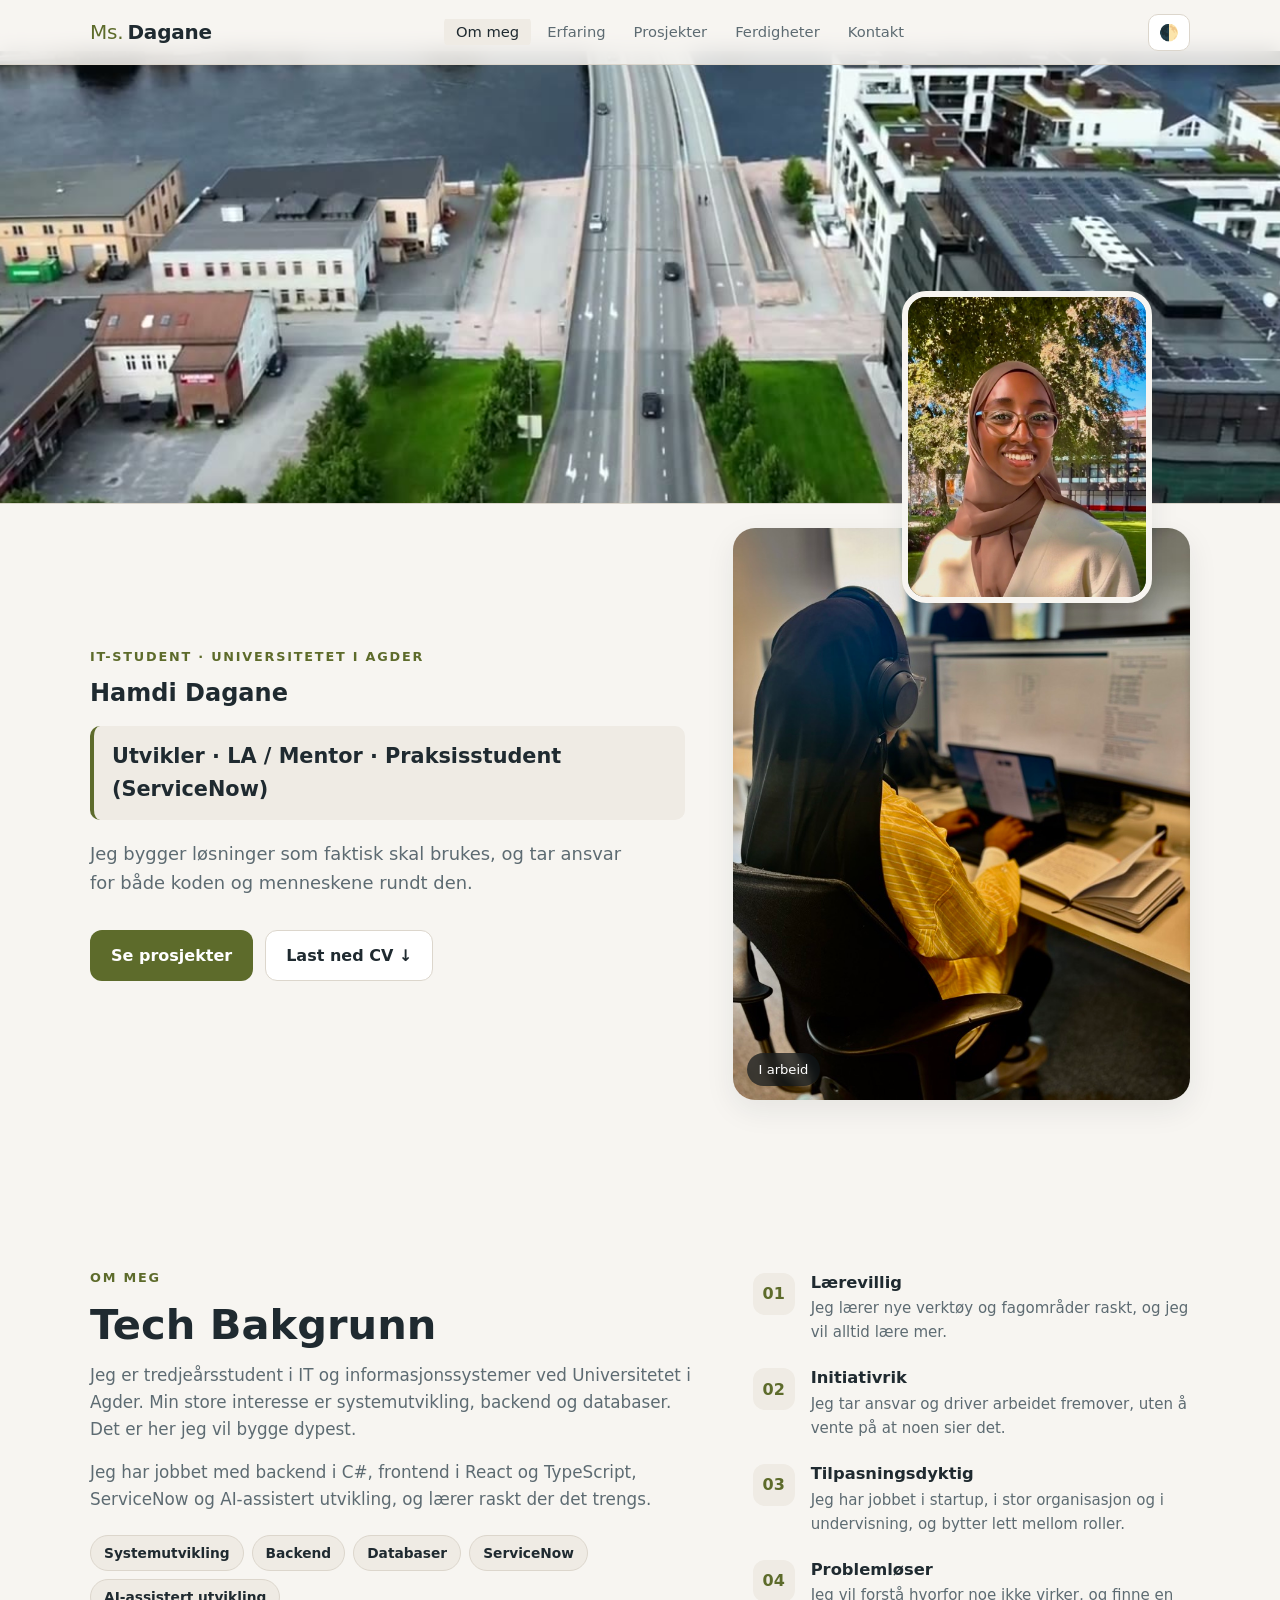
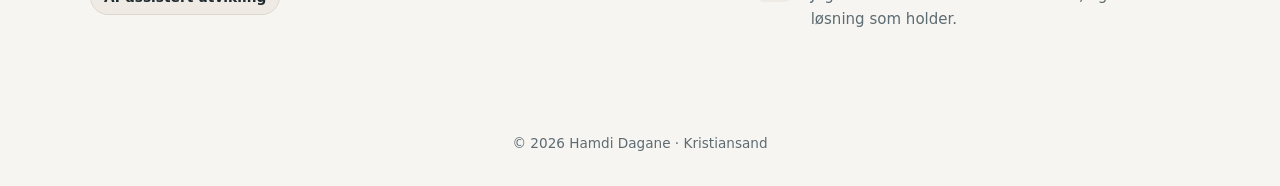
<file: index.html>
<!doctype html>
<html lang="no" data-theme="light">
<head>
<script>
  // Intro vises bare første gang siden åpnes i økten, ikke ved hver reload
  try {
    if (sessionStorage.getItem('introSeen')) document.documentElement.classList.add('no-intro');
    else sessionStorage.setItem('introSeen', '1');
  } catch (e) {}
</script>
<meta charset="utf-8">
<meta name="viewport" content="width=device-width, initial-scale=1">
<title>Hamdi Dagane — Portefølje</title>
<meta name="description" content="Hamdi Dagane — IT-student, juniorutvikler og teamleder. Backend, databaser, ServiceNow og AI-assistert utvikling.">
<link rel="preconnect" href="https://fonts.googleapis.com">
<link rel="preconnect" href="https://fonts.gstatic.com" crossorigin>
<link href="https://fonts.googleapis.com/css2?family=DM+Sans:wght@400;500;600;700;800&display=swap" rel="stylesheet">
<link rel="stylesheet" href="styles.css">
<style>
  /* Intro: beige skjerm med navnet, som toner ut og avslører forsiden */
  .intro {
    position: fixed; inset: 0; z-index: 100;
    display: grid; place-items: center;
    background: #f7f5f1;
    animation: intro-out 2.9s ease forwards;
  }
  .intro p {
    margin: 0; color: #5d6b2b;
    font: italic 400 clamp(2.2rem, 7vw, 3.8rem)/1 Georgia, "Times New Roman", serif;
    letter-spacing: -.01em;
    animation: intro-in .9s ease .2s both;
  }
  @keyframes intro-in {
    from { opacity: 0; transform: translateY(10px); }
    to { opacity: 1; transform: none; }
  }
  @keyframes intro-out {
    0%, 68% { opacity: 1; visibility: visible; }
    100% { opacity: 0; visibility: hidden; }
  }
  .no-intro .intro { display: none; }
  /* Egenskapene i «Om meg» er ren informasjon, ikke knapper: ingen hover-effekt og flate kort */
  #om .highlight, #om .highlight:hover {
    transform: none; border-color: transparent; background: transparent; padding: 4px 0; cursor: default;
  }
  /* Portrettet skal alltid ligge oppå jobbfotoet, uansett nettleser */
  .banner.collage .portrait { z-index: 3; }
  /* Portrettet ligger lenger ned over jobbfotoet på desktop */
  @media (min-width: 521px) { .banner.collage .portrait { bottom: -100px; } }
  /* Mobil: lufta under banneret så portrettet ikke dekker teksten, og mindre menyknapper */
  @media (max-width: 520px) {
    #hero { padding-top: 96px; }
    .nav .wrap { gap: 8px; }
    .nav a.link { padding: 6px 7px; font-size: .84rem; }
    .theme-btn { padding: 6px 8px; }
  }
  @media (prefers-reduced-motion: reduce) {
    .intro { display: none; }
  }
</style>
</head>
<body>

<div class="intro" aria-hidden="true"><p>Ms. Dagane</p></div>

<nav class="nav">
  <div class="wrap">
    <a href="index.html" class="logo wordmark" aria-label="Ms. Dagane, til forsiden"><span class="ms">Ms.</span> Dagane</a>
    <ul>
      <li><a class="link active" href="index.html">Om meg</a></li>
      <li><a class="link" href="erfaring.html">Erfaring</a></li>
      <li><a class="link" href="prosjekter.html">Prosjekter</a></li>
      <li><a class="link" href="ferdigheter.html">Ferdigheter</a></li>
      <li><a class="link" href="kontakt.html">Kontakt</a></li>
      </ul>
    <button class="theme-btn" id="themeBtn" aria-label="Bytt lys/mørk modus" title="Bytt lys/mørk modus">🌓</button>
  </div>
</nav>

<header class="banner collage">
  <video class="bg" src="media/drammen-drone.mp4" poster="images/drammen-drone-poster.jpg" autoplay muted loop playsinline preload="auto" role="img" aria-label="Flyfoto av bybrua over elva i Drammen"></video>
  <figure class="portrait"><img src="images/portrett.jpg" alt="Hamdi Dagane smiler i en park"></figure>
</header>

<main>
<section id="hero">
  <div class="wrap hero-grid">
    <div>
      <p class="eyebrow reveal">IT-student · Universitetet i Agder</p>
      <h1 class="reveal">Hamdi Dagane</h1>
      <p class="role reveal">Utvikler · LA / Mentor · Praksisstudent (ServiceNow)</p>
      <p class="lead reveal">Jeg bygger løsninger som faktisk skal brukes, og tar ansvar for både koden og menneskene rundt den.</p>
      <div class="cta reveal">
        <a href="prosjekter.html" class="btn primary">Se prosjekter</a>
        <a href="cv/Hamdi-Dagane-CV-2026.pdf" class="btn" download>Last ned CV ↓</a>
      </div>
    </div>
    <div>
      <figure class="hero-photo reveal" style="margin:0">
        <img src="images/jobb.jpg" alt="Hamdi jobber ved en PC med hodetelefoner" loading="eager">
        <figcaption>I arbeid</figcaption>
      </figure>
    </div>
  </div>
</section>

<section id="om">
  <div class="wrap about-grid">
    <div class="reveal">
      <p class="eyebrow">Om meg</p>
      <h2 class="section-title">Tech Bakgrunn</h2>
      <div class="body">
        <p>Jeg er tredjeårsstudent i IT og informasjonssystemer ved Universitetet i Agder. Min store interesse er systemutvikling, backend og databaser. Det er her jeg vil bygge dypest.</p>
        <p>Jeg har jobbet med backend i C#, frontend i React og TypeScript, ServiceNow og AI-assistert utvikling, og lærer raskt der det trengs.</p>
      </div>
      <div class="pills" style="margin-top:22px">
        <span class="pill-tech">Systemutvikling</span><span class="pill-tech">Backend</span><span class="pill-tech">Databaser</span><span class="pill-tech">ServiceNow</span><span class="pill-tech">AI-assistert utvikling</span>
      </div>
    </div>
    <div class="highlights">
      <div class="highlight reveal"><div class="ico">01</div><div><h3>Lærevillig</h3><p>Jeg lærer nye verktøy og fagområder raskt, og jeg vil alltid lære mer.</p></div></div>
      <div class="highlight reveal"><div class="ico">02</div><div><h3>Initiativrik</h3><p>Jeg tar ansvar og driver arbeidet fremover, uten å vente på at noen sier det.</p></div></div>
      <div class="highlight reveal"><div class="ico">03</div><div><h3>Tilpasningsdyktig</h3><p>Jeg har jobbet i startup, i stor organisasjon og i undervisning, og bytter lett mellom roller.</p></div></div>
      <div class="highlight reveal"><div class="ico">04</div><div><h3>Problemløser</h3><p>Jeg vil forstå hvorfor noe ikke virker, og finne en løsning som holder.</p></div></div>
    </div>
  </div>
</section>

</main>

<footer>© <span id="year"></span> Hamdi Dagane · Kristiansand</footer>

<script src="main.js"></script>

</body>
</html>
</file>
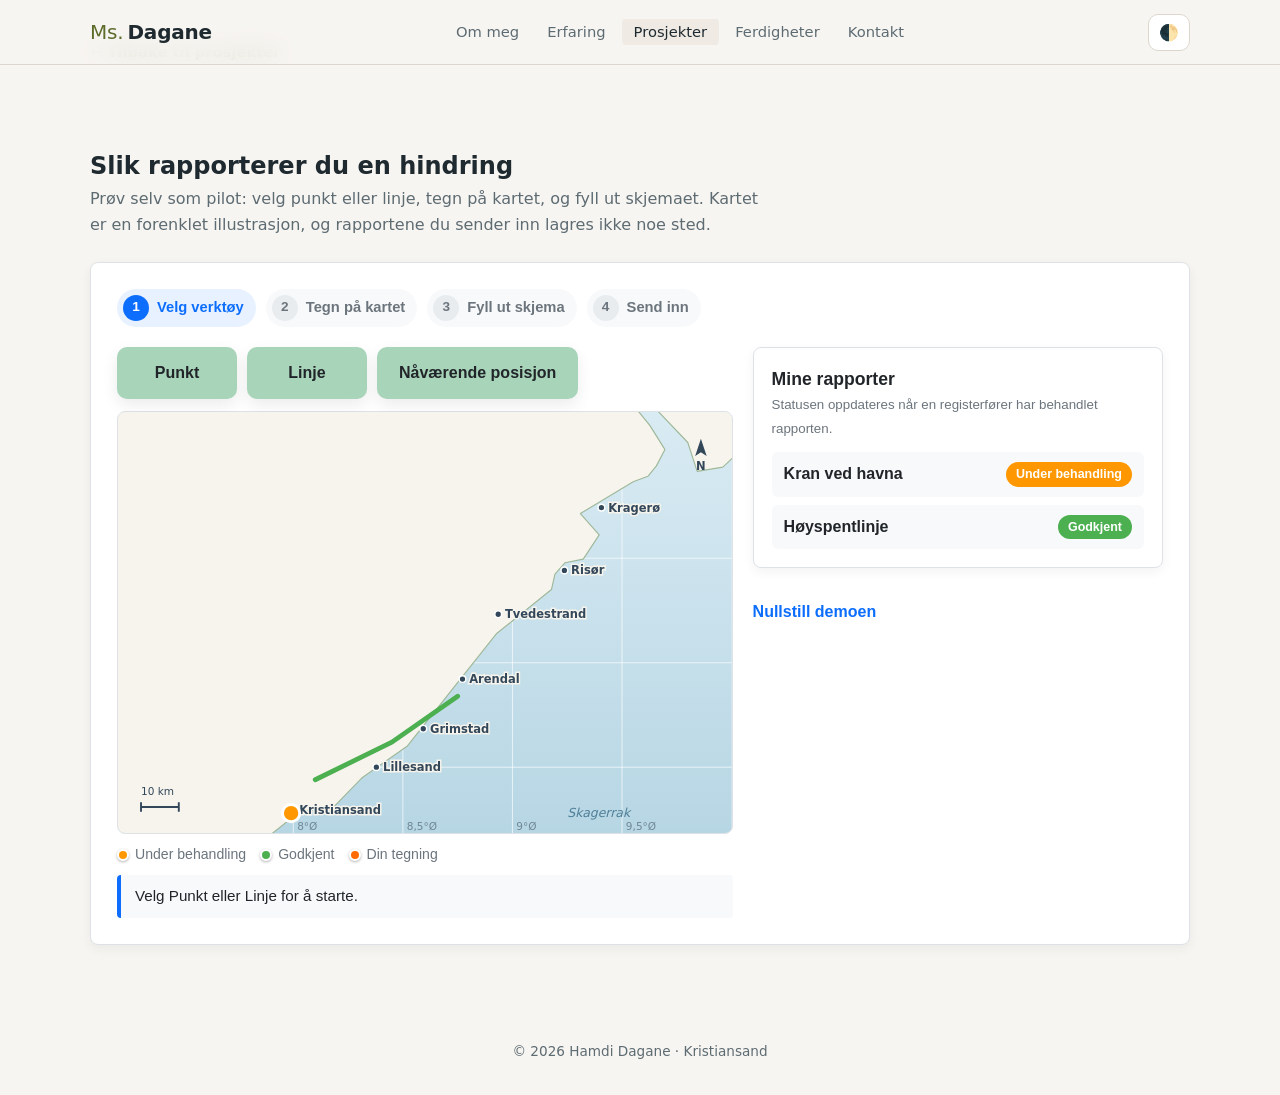
<file: demo-kartverket.html>
<!doctype html>
<html lang="no" data-theme="dark">
<head>
<meta charset="utf-8">
<meta name="viewport" content="width=device-width, initial-scale=1">
<title>Demo: Kartverket — Hamdi Dagane</title>
<meta name="description" content="Interaktiv demo av hindringsrapportering og video fra Kartverket-prosjektet.">
<link rel="preconnect" href="https://fonts.googleapis.com">
<link rel="preconnect" href="https://fonts.gstatic.com" crossorigin>
<link href="https://fonts.googleapis.com/css2?family=DM+Sans:wght@400;500;600;700;800&display=swap" rel="stylesheet">
<link rel="stylesheet" href="styles.css">
</head>
<body>

<nav class="nav">
  <div class="wrap">
    <a href="index.html" class="logo wordmark" aria-label="Ms. Dagane, til forsiden"><span class="ms">Ms.</span> Dagane</a>
    <ul>
      <li><a class="link" href="index.html">Om meg</a></li>
      <li><a class="link" href="erfaring.html">Erfaring</a></li>
      <li><a class="link active" href="prosjekter.html">Prosjekter</a></li>
      <li><a class="link" href="ferdigheter.html">Ferdigheter</a></li>
      <li><a class="link" href="kontakt.html">Kontakt</a></li>
      </ul>
    <button class="theme-btn" id="themeBtn" aria-label="Bytt lys/mørk modus" title="Bytt lys/mørk modus">🌓</button>
  </div>
</nav>

<main class="demo-page">
<div class="wrap crumb"><a href="prosjekter.html">← Tilbake til prosjekter</a></div>
<section style="padding-top:24px"><div class="wrap">
<h3 class="demo-title reveal" style="margin-top:56px">Slik rapporterer du en hindring</h3>
    <p class="demo-lead reveal">Prøv selv som pilot: velg punkt eller linje, tegn på kartet, og fyll ut skjemaet. Kartet er en forenklet illustrasjon, og rapportene du sender inn lagres ikke noe sted.</p>
    <div class="kv reveal" id="kv">
      <ol class="kv-steps" aria-label="Fremdrift">
        <li data-step="1"><span>1</span>Velg verktøy</li>
        <li data-step="2"><span>2</span>Tegn på kartet</li>
        <li data-step="3"><span>3</span>Fyll ut skjema</li>
        <li data-step="4"><span>4</span>Send inn</li>
      </ol>
      <div class="kv-grid">
        <div class="kv-mapcol">
          <div class="kv-tools">
            <button class="kv-btn mint" id="kvPoint" aria-pressed="false">Punkt</button>
            <button class="kv-btn mint" id="kvLine" aria-pressed="false">Linje</button>
            <button class="kv-btn mint" id="kvHere">Nåværende posisjon</button>
            <button class="kv-btn finish" id="kvFinish" hidden>Fullfør linje</button>
          </div>
          <div class="kv-map">
            <svg id="kvMap" viewBox="0 0 640 440" role="img" aria-label="Illustrasjonskart. Klikk for å tegne et punkt eller en linje."></svg>
          </div>
          <div class="kv-legend">
            <span><i style="background:#ff9800"></i>Under behandling</span>
            <span><i style="background:#4caf50"></i>Godkjent</span>
            <span><i style="background:#ff6b00"></i>Din tegning</span>
          </div>
          <p class="kv-hint" id="kvHint">Velg Punkt eller Linje for å starte.</p>
        </div>

        <div class="kv-side">
          <div class="kv-card" id="kvFormCard" hidden>
            <div class="kv-card-head">
              <b>Registrer en hindring</b>
              <small>Fyll inn hindringens detaljer nedenfor.</small>
            </div>
            <form id="kvForm" novalidate>
              <p class="kv-warn" id="kvWarn" hidden><strong>⚠ Advarsel:</strong> <span id="kvWarnText"></span></p>
              <label class="kv-field">Hindringens navn
                <input id="kvName" maxlength="60" placeholder="f.eks. Høyspentledning, kran">
              </label>
              <label class="kv-field">Høyde (meter)
                <input id="kvHeight" type="number" step="0.01" min="0" placeholder="f.eks. 2,5">
              </label>
              <label class="kv-field">Beskrivelse
                <textarea id="kvDesc" rows="3" maxlength="300" placeholder="Beskriv hindringen, plassering, materiale osv."></textarea>
              </label>
              <p class="kv-err" id="kvErr" role="alert"></p>
              <div class="kv-actions">
                <button type="button" class="kv-btn red" id="kvCancel">Avbryt</button>
                <button type="button" class="kv-btn orange" id="kvQuick">Hurtigknapp</button>
                <button type="submit" class="kv-btn green">Send inn</button>
              </div>
              <p class="kv-note">Hurtigknappen lagrer bare posisjonen. Du kan fylle ut resten senere.</p>
            </form>
          </div>

          <div class="kv-card">
            <div class="kv-card-head"><b>Mine rapporter</b><small>Statusen oppdateres når en registerfører har behandlet rapporten.</small></div>
            <ul class="kv-list" id="kvList"></ul>
          </div>

          <ol class="kv-log" id="kvLog" aria-live="polite"></ol>
          <button class="kv-link" id="kvReset">Nullstill demoen</button>
        </div>
      </div>
    </div>

</div></section>
</main>

<footer>© <span id="year"></span> Hamdi Dagane · Kristiansand</footer>

<script src="main.js"></script>
<script src="data/kart-agder.js"></script>
<script>
(() => {
  // Hindringsrapportering (forenklet etter Kartverket-prosjektet: punkt/linje, skjema, statuser)
  const NS = 'http://www.w3.org/2000/svg';
  const C = { 1: '#ff9800', 2: '#4caf50', draft: '#ff6b00' };
  const STATUS_TEXT = { 1: 'Under behandling', 2: 'Godkjent' };
  const SNAP = 14; // piksler, tilsvarer ca. 10 m i systemet
  const esc = (s) => String(s).replace(/[&<>"']/g, c => ({ '&': '&amp;', '<': '&lt;', '>': '&gt;', '"': '&quot;', "'": '&#39;' }[c]));
  const $ = (s) => document.querySelector(s);

  const svg = $('#kvMap');
  const el = (name, attrs = {}) => { const e = document.createElementNS(NS, name); for (const k in attrs) e.setAttribute(k, attrs[k]); return e; };

  // Kart over Agder-kysten: ekte kystlinje, rutenett, steder og målestokk
  const LON0 = 7.2, LON1 = 10.0, LAT0 = 58.1, LAT1 = 59.1;
  const KM_LON = 111.32 * Math.cos(((LAT0 + LAT1) / 2) * Math.PI / 180), KM_LAT = 110.6;
  const S = 640 / ((LON1 - LON0) * KM_LON); // piksler per km
  const P = (lon, lat) => [(lon - LON0) * KM_LON * S, (LAT1 - lat) * KM_LAT * S];
  const nb = (n) => (Number.isInteger(n) ? String(n) : n.toFixed(1)).replace('.', ',');

  const defs = el('defs');
  const grad = el('linearGradient', { id: 'kvSea', x1: 0, y1: 0, x2: 0, y2: 1 });
  grad.appendChild(el('stop', { offset: '0', 'stop-color': '#d9ebf3' }));
  grad.appendChild(el('stop', { offset: '1', 'stop-color': '#b7d6e4' }));
  defs.appendChild(grad);
  svg.appendChild(defs);
  svg.appendChild(el('rect', { x: 0, y: 0, width: 640, height: 440, fill: 'url(#kvSea)' }));

  // Rutenett med koordinater
  const grat = el('g', { stroke: '#ffffff', 'stroke-width': 1, 'stroke-opacity': .7 });
  [7.5, 8, 8.5, 9, 9.5].forEach(lon => {
    const x = P(lon, LAT0)[0];
    grat.appendChild(el('line', { x1: x, y1: 0, x2: x, y2: 440 }));
  });
  [58.25, 58.5, 58.75].forEach(lat => {
    const y = P(LON0, lat)[1];
    grat.appendChild(el('line', { x1: 0, y1: y, x2: 640, y2: y }));
  });
  svg.appendChild(grat);
  [7.5, 8, 8.5, 9, 9.5].forEach(lon => {
    const t = el('text', { x: P(lon, LAT0)[0] + 4, y: 436, fill: '#6f8794', 'font-size': 11, 'font-family': 'system-ui, sans-serif' });
    t.textContent = nb(lon) + '°Ø'; svg.appendChild(t);
  });
  [58.25, 58.5, 58.75].forEach(lat => {
    const t = el('text', { x: 6, y: P(LON0, lat)[1] - 4, fill: '#6f8794', 'font-size': 11, 'font-family': 'system-ui, sans-serif' });
    t.textContent = nb(lat) + '°N'; svg.appendChild(t);
  });

  // Landområder (kystlinje)
  const landD = (window.KART_AGDER || []).map(ring =>
    'M' + ring.map(([lon, lat]) => P(lon, lat).map(v => v.toFixed(1)).join(' ')).join('L') + 'Z'
  ).join(' ');
  svg.appendChild(el('path', { d: landD, fill: '#f6f4ec', stroke: '#9fb89a', 'stroke-width': 1.2, 'stroke-linejoin': 'round' }));

  // Steder
  const CITIES = [
    ['Kristiansand', 7.996, 58.147], ['Lillesand', 8.379, 58.250], ['Grimstad', 8.593, 58.342],
    ['Arendal', 8.772, 58.461], ['Tvedestrand', 8.935, 58.616], ['Risør', 9.237, 58.721], ['Kragerø', 9.406, 58.871],
  ];
  CITIES.forEach(([name, lon, lat]) => {
    const [x, y] = P(lon, lat);
    svg.appendChild(el('circle', { cx: x, cy: y, r: 3.5, fill: '#33475b', stroke: '#fff', 'stroke-width': 1.5 }));
    const t = el('text', { x: x + 7, y: y + 4, fill: '#33475b', 'font-size': 12, 'font-weight': 600, 'font-family': 'system-ui, sans-serif', stroke: '#f6f4ec', 'stroke-width': 3, 'paint-order': 'stroke' });
    t.textContent = name; svg.appendChild(t);
  });
  const [sx, sy] = P(9.25, 58.13);
  const sea = el('text', { x: sx, y: sy, fill: '#4f7f97', 'font-size': 13, 'font-style': 'italic', 'font-family': 'system-ui, sans-serif' });
  sea.textContent = 'Skagerrak'; svg.appendChild(sea);

  // Målestokk og nordpil
  const sb = el('g', { stroke: '#33475b', 'stroke-width': 2 });
  sb.appendChild(el('line', { x1: 24, y1: 412, x2: 24 + 10 * S, y2: 412 }));
  sb.appendChild(el('line', { x1: 24, y1: 407, x2: 24, y2: 417 }));
  sb.appendChild(el('line', { x1: 24 + 10 * S, y1: 407, x2: 24 + 10 * S, y2: 417 }));
  svg.appendChild(sb);
  const sbl = el('text', { x: 24, y: 400, fill: '#33475b', 'font-size': 11, 'font-family': 'system-ui, sans-serif' });
  sbl.textContent = '10 km'; svg.appendChild(sbl);
  const north = el('g', { fill: '#33475b' });
  north.appendChild(el('path', { d: 'M608 28 L614 46 L608 42 L602 46 Z' }));
  const nt = el('text', { x: 608, y: 60, 'text-anchor': 'middle', 'font-size': 12, 'font-weight': 700, 'font-family': 'system-ui, sans-serif', fill: '#33475b' });
  nt.textContent = 'N'; north.appendChild(nt);
  svg.appendChild(north);

  const layerSaved = el('g');
  const layerDraft = el('g');
  const layerHint = el('g');
  svg.appendChild(layerSaved);
  svg.appendChild(layerDraft);
  svg.appendChild(layerHint);

  // Eksisterende rapporter i systemet (eksempeldata)
  const seedData = () => [
    { id: 1, name: 'Kran ved havna', height: 85, desc: 'Midlertidig kran ved kaiområdet.', type: 'Point', pts: [P(7.99, 58.14)], status: 1 },
    { id: 2, name: 'Høyspentlinje', height: 24, desc: 'Luftlinje langs kysten.', type: 'LineString', pts: [P(8.10, 58.22), P(8.45, 58.31), P(8.75, 58.42)], status: 2 },
  ];
  let saved = seedData();
  let nextId = 3;
  let mode = null;          // 'point' | 'line' | null
  let draft = null;         // { type, pts }
  let draftReady = false;   // true når skjemaet vises
  let warnNear = null;      // rapport det er advarsel om

  const pt = (e) => { const r = svg.getBoundingClientRect(); return [(e.clientX - r.left) / r.width * 640, (e.clientY - r.top) / r.height * 440]; };
  const dist = (a, b) => Math.hypot(a[0] - b[0], a[1] - b[1]);
  const nearPending = (p) => {
    for (const o of saved) if (o.status === 1 && o.type === 'Point' && dist(o.pts[0], p) <= SNAP) return o;
    return null;
  };

  function setStep(n) {
    document.querySelectorAll('.kv-steps li').forEach(li => {
      const s = Number(li.dataset.step);
      li.classList.toggle('done', s < n);
      li.classList.toggle('current', s === n);
    });
  }

  function drawMap() {
    layerSaved.innerHTML = '';
    saved.forEach(o => {
      const col = C[o.status];
      if (o.type === 'Point') {
        const c = el('circle', { cx: o.pts[0][0], cy: o.pts[0][1], r: 9, fill: o.name ? col : '#9e9e9e', stroke: '#fff', 'stroke-width': 3 });
        c.appendChild(el('title')).textContent = `${o.name || 'Uten navn'} · ${STATUS_TEXT[o.status]}`;
        layerSaved.appendChild(c);
      } else {
        const l = el('polyline', { points: o.pts.map(p => p.join(',')).join(' '), fill: 'none', stroke: col, 'stroke-width': 5, 'stroke-linecap': 'round', 'stroke-linejoin': 'round' });
        l.appendChild(el('title')).textContent = `${o.name || 'Uten navn'} · ${STATUS_TEXT[o.status]}`;
        layerSaved.appendChild(l);
      }
    });
    layerDraft.innerHTML = '';
    if (draft) {
      if (draft.type === 'Point') {
        layerDraft.appendChild(el('circle', { cx: draft.pts[0][0], cy: draft.pts[0][1], r: 10, fill: C.draft, stroke: '#fff', 'stroke-width': 3 }));
      } else {
        layerDraft.appendChild(el('polyline', { points: draft.pts.map(p => p.join(',')).join(' '), fill: 'none', stroke: C.draft, 'stroke-width': 4, 'stroke-dasharray': '8 6', 'stroke-linecap': 'round' }));
        draft.pts.forEach(p => layerDraft.appendChild(el('circle', { cx: p[0], cy: p[1], r: 5, fill: '#fff', stroke: C.draft, 'stroke-width': 3 })));
      }
    }
    layerHint.innerHTML = '';
    if (warnNear && draft) {
      layerHint.appendChild(el('circle', { cx: warnNear.pts[0][0], cy: warnNear.pts[0][1], r: SNAP + 6, fill: 'none', stroke: '#ffc107', 'stroke-width': 3, 'stroke-dasharray': '4 4' }));
    }
    svg.classList.toggle('idle', !mode && !draft);
  }

  function renderList() {
    const list = $('#kvList');
    if (!saved.length) { list.innerHTML = '<li class="empty">Ingen rapporter ennå.</li>'; return; }
    list.innerHTML = saved.map(o => `
      <li>
        <span><b>${o.name ? esc(o.name) : 'Uten navn (hurtiglagret)'}</b></span>
        <span class="kv-badge" style="background:${C[o.status]}">${STATUS_TEXT[o.status]}</span>
      </li>`).join('');
  }

  const logEvent = (html) => {
    const li = document.createElement('li');
    const t = new Date().toLocaleTimeString('no', { hour: '2-digit', minute: '2-digit', second: '2-digit' });
    li.innerHTML = `<time>${t}</time>${html}`;
    $('#kvLog').prepend(li);
  };

  function setHint(text) { $('#kvHint').textContent = text; }

  function showForm(show) {
    $('#kvFormCard').hidden = !show;
    draftReady = show;
    if (show) {
      warnNear = draft.type === 'Point' ? nearPending(draft.pts[0]) : null;
      $('#kvWarn').hidden = !warnNear;
      $('#kvWarnText').textContent = warnNear ? `Det finnes allerede en ubehandlet rapport på dette punktet (${warnNear.name}). Du er fortsatt velkommen til å rapportere.` : '';
      setStep(3);
      setHint('Fyll ut skjemaet og send inn, eller bruk Hurtigknapp for å lagre bare posisjonen.');
      $('#kvName').focus({ preventScroll: true });
    } else {
      warnNear = null;
    }
    $('#kvFinish').hidden = true;
    drawMap();
  }

  function startDraft(type) {
    mode = type === 'Point' ? 'point' : 'line';
    draft = null; warnNear = null;
    showForm(false);
    $('#kvPoint').setAttribute('aria-pressed', String(mode === 'point'));
    $('#kvLine').setAttribute('aria-pressed', String(mode === 'line'));
    setStep(2);
    setHint(mode === 'point' ? 'Klikk i kartet for å plassere punktet.' : 'Klikk i kartet for å legge til punkter på linjen. Trykk «Fullfør linje» når du er ferdig.');
    $('#kvFinish').hidden = mode !== 'line';
    $('#kvFinish').disabled = true;
    drawMap();
  }

  function resetTools() {
    mode = null;
    $('#kvPoint').setAttribute('aria-pressed', 'false');
    $('#kvLine').setAttribute('aria-pressed', 'false');
    $('#kvFinish').hidden = true;
  }

  $('#kvPoint').addEventListener('click', () => startDraft('Point'));
  $('#kvLine').addEventListener('click', () => startDraft('LineString'));

  $('#kvHere').addEventListener('click', () => {
    // Demo: bruker en fast posisjon i stedet for GPS
    resetTools();
    draft = { type: 'Point', pts: [P(8.30, 58.20)] };
    logEvent('Nåværende posisjon ble brukt som punkt (i demoen er dette en fast posisjon).');
    showForm(true);
  });

  $('#kvFinish').addEventListener('click', () => {
    if (!draft || draft.pts.length < 2) return;
    resetTools();
    showForm(true);
  });

  svg.addEventListener('click', (ev) => {
    if (!mode) return;
    const p = pt(ev);
    if (mode === 'point') {
      draft = { type: 'Point', pts: [p] };
      resetTools();
      showForm(true);
      return;
    }
    // Linje: legg til punkt
    if (!draft) draft = { type: 'LineString', pts: [] };
    draft.pts.push(p);
    $('#kvFinish').disabled = draft.pts.length < 2;
    drawMap();
  });

  $('#kvCancel').addEventListener('click', () => {
    draft = null; resetTools(); showForm(false);
    setStep(1); setHint('Velg Punkt eller Linje for å starte.');
    logEvent('Rapporten ble avbrutt. Ingenting ble lagret.');
    drawMap();
  });

  function save(status, quick) {
    const name = $('#kvName').value.trim();
    const height = Number($('#kvHeight').value);
    const desc = $('#kvDesc').value.trim();
    const err = $('#kvErr');
    if (!quick) {
      if (!name) { err.textContent = 'Skriv inn et navn på hindringen.'; $('#kvName').focus(); return; }
      if (!$('#kvHeight').value || !(height > 0)) { err.textContent = 'Høyden må være et tall større enn 0.'; $('#kvHeight').focus(); return; }
    }
    err.textContent = '';
    const o = { id: nextId++, name: quick ? '' : name, height: quick ? null : height, desc, type: draft.type, pts: draft.pts, status };
    saved.unshift(o);
    logEvent(quick
      ? `Hurtiglagret posisjon. Rapporten venter på utfylling og får status <strong>${STATUS_TEXT[status]}</strong>.`
      : `Rapporten <strong>${esc(name)}</strong> (${height} m) ble sendt inn og har status <strong>${STATUS_TEXT[status]}</strong>.`);
    draft = null;
    $('#kvForm').reset();
    showForm(false);
    setStep(4);
    setHint('Rapporten vises på kartet med oransje farge. En registerfører skal behandle den før den blir godkjent.');
    drawMap(); renderList();
  }

  $('#kvForm').addEventListener('submit', (ev) => { ev.preventDefault(); save(1, false); });
  $('#kvQuick').addEventListener('click', () => save(1, true));

  $('#kvReset').addEventListener('click', () => {
    saved = seedData();
    nextId = 3; draft = null; resetTools(); showForm(false);
    $('#kvLog').innerHTML = '';
    $('#kvErr').textContent = '';
    setStep(1); setHint('Velg Punkt eller Linje for å starte.');
    drawMap(); renderList();
  });

  setStep(1);
  drawMap();
  renderList();
})();
</script>
</body>
</html>
</file>
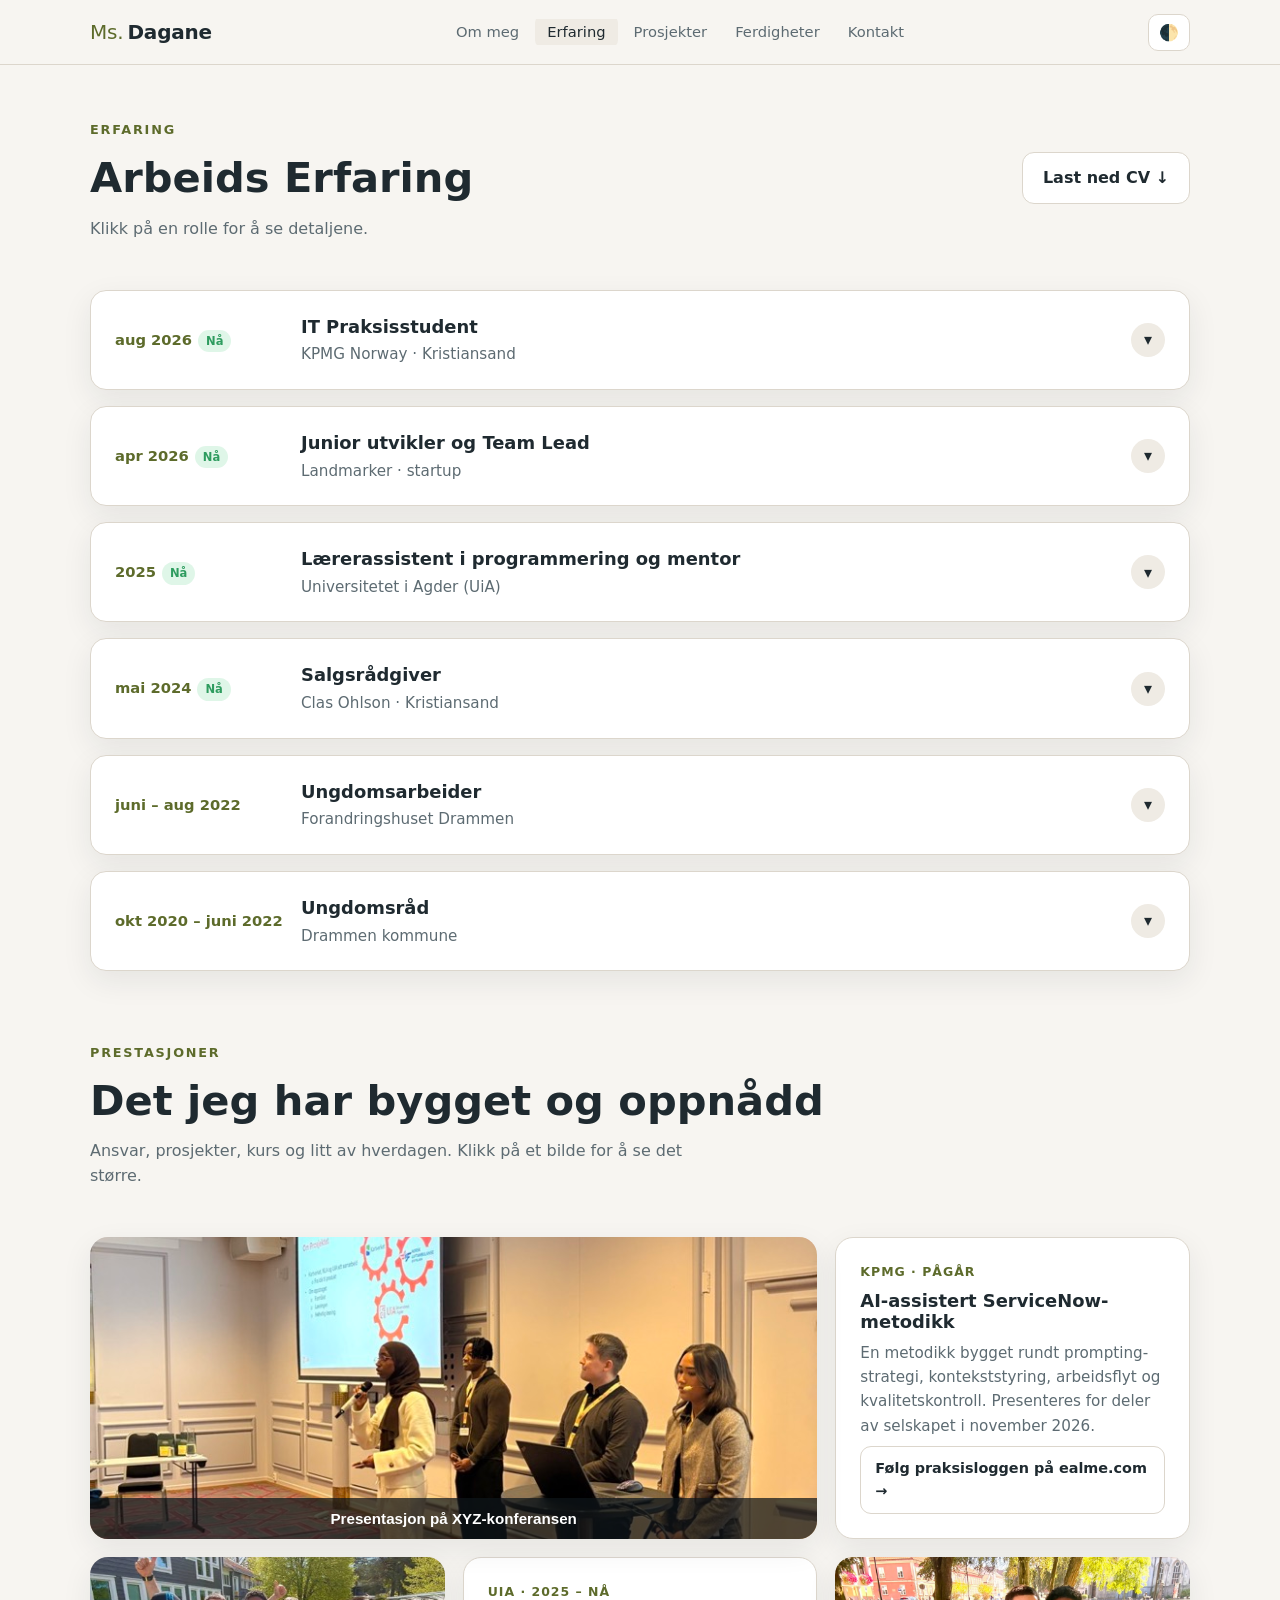
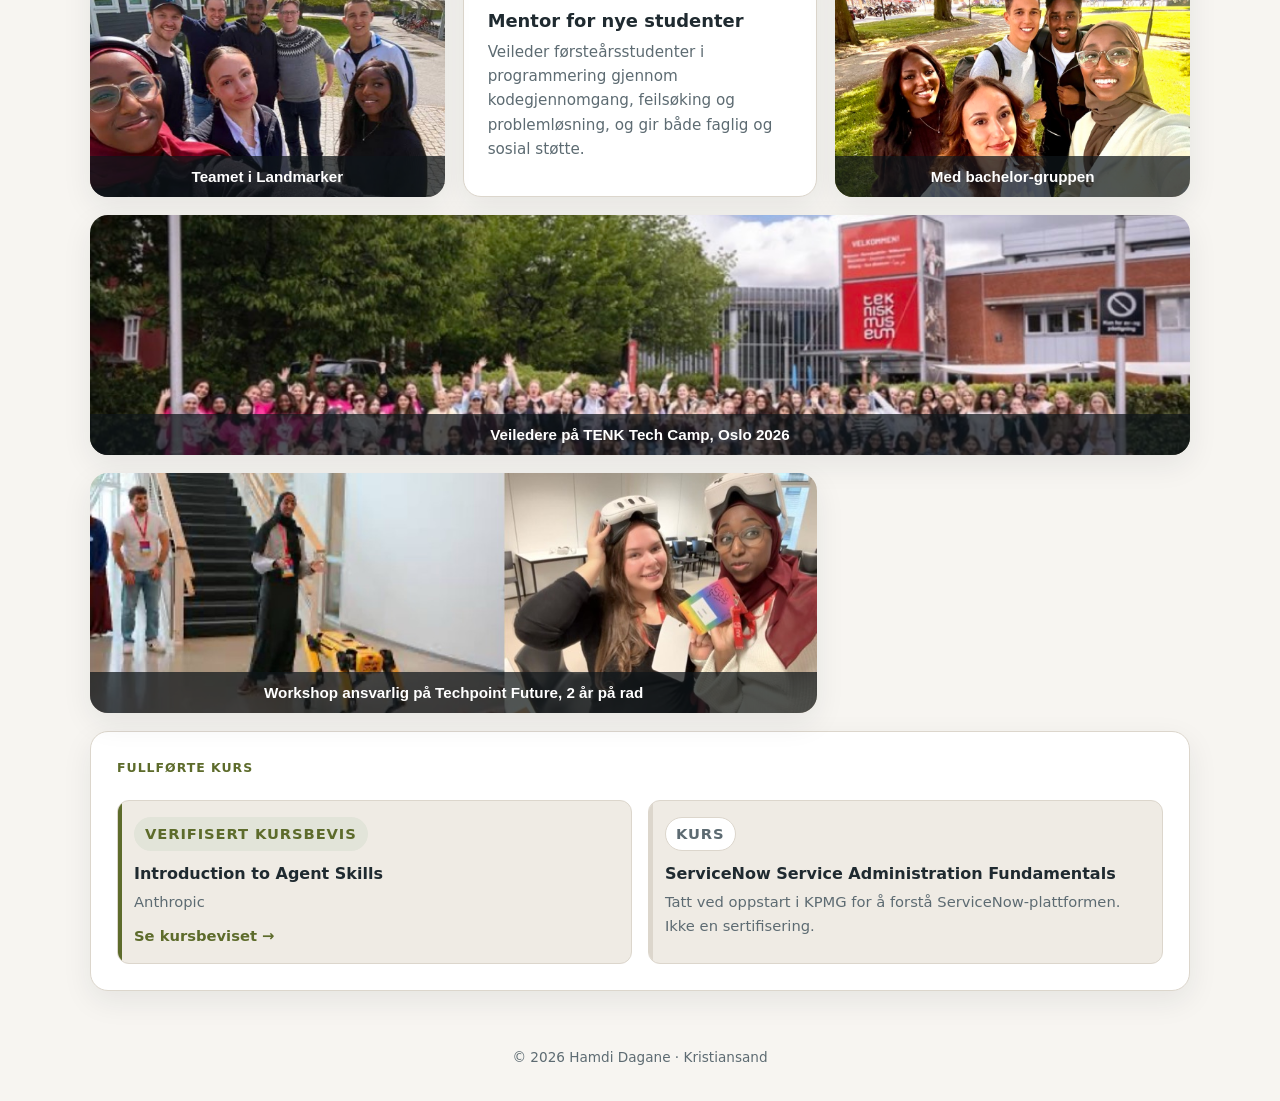
<file: erfaring.html>
<!doctype html>
<html lang="no" data-theme="dark">
<head>
<meta charset="utf-8">
<meta name="viewport" content="width=device-width, initial-scale=1">
<title>Erfaring — Hamdi Dagane</title>
<meta name="description" content="Erfaring fra KPMG, Landmarker, UiA og tidligere roller.">
<link rel="preconnect" href="https://fonts.googleapis.com">
<link rel="preconnect" href="https://fonts.gstatic.com" crossorigin>
<link href="https://fonts.googleapis.com/css2?family=DM+Sans:wght@400;500;600;700;800&display=swap" rel="stylesheet">
<link rel="stylesheet" href="styles.css">
<style>.page-top > section { padding: 56px 0; } .page-top > section:first-child { padding-top: 120px; } .page-top > section + section { padding-top: 16px; }</style>
</head>
<body>

<nav class="nav">
  <div class="wrap">
    <a href="index.html" class="logo wordmark" aria-label="Ms. Dagane, til forsiden"><span class="ms">Ms.</span> Dagane</a>
    <ul>
      <li><a class="link" href="index.html">Om meg</a></li>
      <li><a class="link active" href="erfaring.html">Erfaring</a></li>
      <li><a class="link" href="prosjekter.html">Prosjekter</a></li>
      <li><a class="link" href="ferdigheter.html">Ferdigheter</a></li>
      <li><a class="link" href="kontakt.html">Kontakt</a></li>
      </ul>
    <button class="theme-btn" id="themeBtn" aria-label="Bytt lys/mørk modus" title="Bytt lys/mørk modus">🌓</button>
  </div>
</nav>
<main class="page-top">
<section id="erfaring">
  <div class="wrap">

    <p class="eyebrow reveal">Erfaring</p>
    <div class="reveal" style="display:flex;flex-wrap:wrap;align-items:center;justify-content:space-between;gap:16px;margin-bottom:12px">
      <h2 class="section-title" style="margin:0">Arbeids Erfaring</h2>
      <a class="btn" href="cv/Hamdi-Dagane-CV-2026.pdf" download>Last ned CV ↓</a>
    </div>
    <p class="section-intro reveal">Klikk på en rolle for å se detaljene.</p>
    <div class="timeline" id="timeline"></div>
  </div>
</section>
<section id="prestasjoner">
  <div class="wrap">
    <p class="eyebrow reveal">Prestasjoner</p>
    <h2 class="section-title reveal">Det jeg har bygget og oppnådd</h2>
    <p class="section-intro reveal">Ansvar, prosjekter, kurs og litt av hverdagen. Klikk på et bilde for å se det større.</p>
    <div class="bento">
      <button class="pic b-wide reveal" data-src="images/xyz-konferanse.jpg" data-alt="Hamdi presenterer på scenen under XYZ-konferansen">
        <img src="images/xyz-konferanse.jpg" alt="Hamdi presenterer på scenen under XYZ-konferansen" loading="lazy">
        <figcaption>Presentasjon på XYZ-konferansen</figcaption>
      </button>

      <article class="bcard reveal">
        <span class="meta">KPMG · Pågår</span>
        <h3>AI-assistert ServiceNow-metodikk</h3>
        <p>En metodikk bygget rundt prompting-strategi, kontekststyring, arbeidsflyt og kvalitetskontroll. Presenteres for deler av selskapet i november 2026.</p>
        <a class="btn sm" style="margin-top:auto;align-self:flex-start" href="https://ealme.com/" target="_blank" rel="noopener">Følg praksisloggen på ealme.com →</a>
      </article>
      <button class="pic reveal" data-src="images/landmarker.jpg" data-alt="Hamdi sammen med teamet sitt i Landmarker">
        <img src="images/landmarker.jpg" alt="Hamdi sammen med teamet sitt i Landmarker" loading="lazy">
        <figcaption>Teamet i Landmarker</figcaption>
      </button>

      <article class="bcard reveal">
        <span class="meta">UiA · 2025 – nå</span>
        <h3>Mentor for nye studenter</h3>
        <p>Veileder førsteårsstudenter i programmering gjennom kodegjennomgang, feilsøking og problemløsning, og gir både faglig og sosial støtte.</p>
      </article>
      <button class="pic reveal" data-src="images/venner.jpg" data-alt="Hamdi sammen med bachelor-gruppen">
        <img src="images/venner.jpg" alt="Hamdi sammen med bachelor-gruppen" loading="lazy">
        <figcaption>Med bachelor-gruppen</figcaption>
      </button>

      <button class="pic b-full reveal" data-src="images/tenk.jpg" data-alt="Stor gruppe deltakere utenfor Teknisk museum under TENK Tech Camp">
        <img src="images/tenk.jpg" alt="Stor gruppe deltakere utenfor Teknisk museum under TENK Tech Camp" loading="lazy">
        <figcaption>Veiledere på TENK Tech Camp, Oslo 2026</figcaption>
      </button>

      <button class="pic b-wide reveal" data-src="images/workshop-kombi.jpg" data-alt="Hamdi som workshop-ansvarlig på Techpoint Future">
        <img src="images/workshop-kombi.jpg" alt="Hamdi som workshop-ansvarlig på Techpoint Future" loading="lazy">
        <figcaption>Workshop ansvarlig på Techpoint Future, 2 år på rad</figcaption>
      </button>

      <article class="bcard b-full reveal kurs-card">
        <span class="meta">Fullførte kurs</span>
        <div class="kurs">
          <div class="kurs-item">
            <span class="kurs-tag verified">Verifisert kursbevis</span>
            <b>Introduction to Agent Skills</b>
            <span>Anthropic</span>
            <a href="https://verify.skilljar.com/c/hyvhp6aagaf2" target="_blank" rel="noopener">Se kursbeviset →</a>
          </div>
          <div class="kurs-item">
            <span class="kurs-tag">Kurs</span>
            <b>ServiceNow Service Administration Fundamentals</b>
            <span>Tatt ved oppstart i KPMG for å forstå ServiceNow-plattformen. Ikke en sertifisering.</span>
          </div>
        </div>
      </article>
    </div>
  </div>
</section>
</main>

<div class="lightbox" id="lightbox" role="dialog" aria-modal="true" aria-label="Bilde">
  <img id="lightboxImg" alt="">
</div>

<footer>© <span id="year"></span> Hamdi Dagane · Kristiansand</footer>

<script src="erfaring.js"></script>
<script src="main.js"></script>
</body>
</html>
</file>
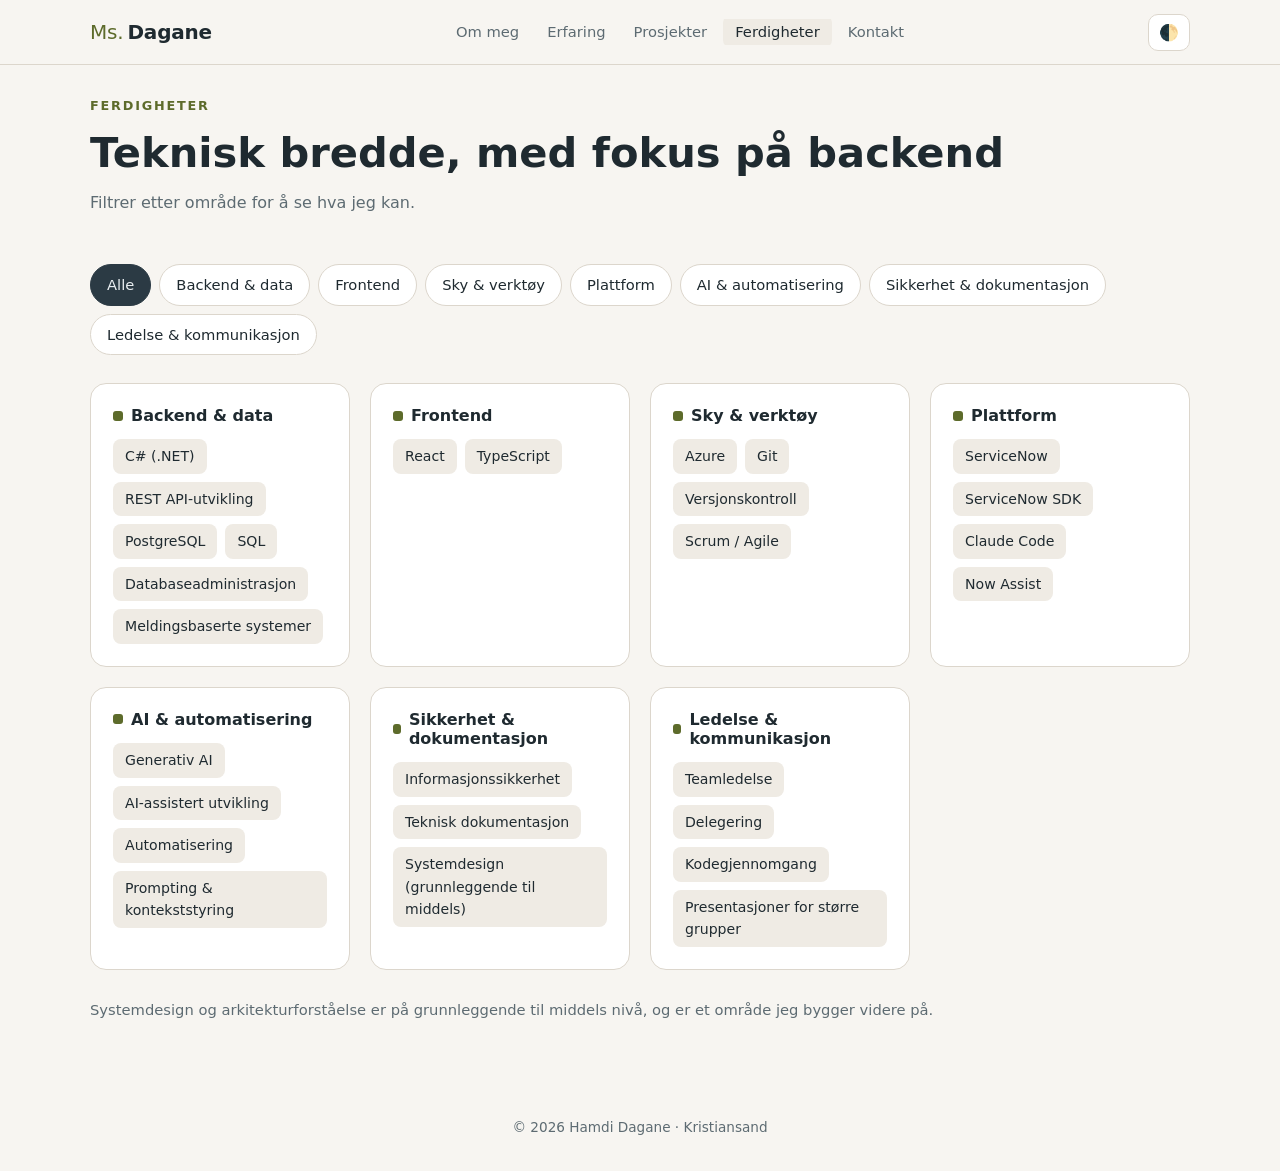
<file: ferdigheter.html>
<!doctype html>
<html lang="no" data-theme="dark">
<head>
<meta charset="utf-8">
<meta name="viewport" content="width=device-width, initial-scale=1">
<title>Ferdigheter — Hamdi Dagane</title>
<meta name="description" content="Tekniske ferdigheter innen backend, frontend, sky, AI og ledelse.">
<link rel="preconnect" href="https://fonts.googleapis.com">
<link rel="preconnect" href="https://fonts.gstatic.com" crossorigin>
<link href="https://fonts.googleapis.com/css2?family=DM+Sans:wght@400;500;600;700;800&display=swap" rel="stylesheet">
<link rel="stylesheet" href="styles.css">
</head>
<body>

<nav class="nav">
  <div class="wrap">
    <a href="index.html" class="logo wordmark" aria-label="Ms. Dagane, til forsiden"><span class="ms">Ms.</span> Dagane</a>
    <ul>
      <li><a class="link" href="index.html">Om meg</a></li>
      <li><a class="link" href="erfaring.html">Erfaring</a></li>
      <li><a class="link" href="prosjekter.html">Prosjekter</a></li>
      <li><a class="link active" href="ferdigheter.html">Ferdigheter</a></li>
      <li><a class="link" href="kontakt.html">Kontakt</a></li>
      </ul>
    <button class="theme-btn" id="themeBtn" aria-label="Bytt lys/mørk modus" title="Bytt lys/mørk modus">🌓</button>
  </div>
</nav>

<main class="page-top">
<section id="ferdigheter">
  <div class="wrap">
    <p class="eyebrow reveal">Ferdigheter</p>
    <h2 class="section-title reveal">Teknisk bredde, med fokus på backend</h2>
    <p class="section-intro reveal">Filtrer etter område for å se hva jeg kan.</p>
    <div class="filters reveal" id="filters" role="group" aria-label="Filtrer ferdigheter"></div>
    <div class="skill-grid" id="skillGrid"></div>
    <p class="skill-note reveal">Systemdesign og arkitekturforståelse er på grunnleggende til middels nivå, og er et område jeg bygger videre på.</p>
  </div>
</section>
</main>

<footer>© <span id="year"></span> Hamdi Dagane · Kristiansand</footer>

<script src="main.js"></script>
<script src="ferdigheter.js"></script>
</body>
</html>
</file>
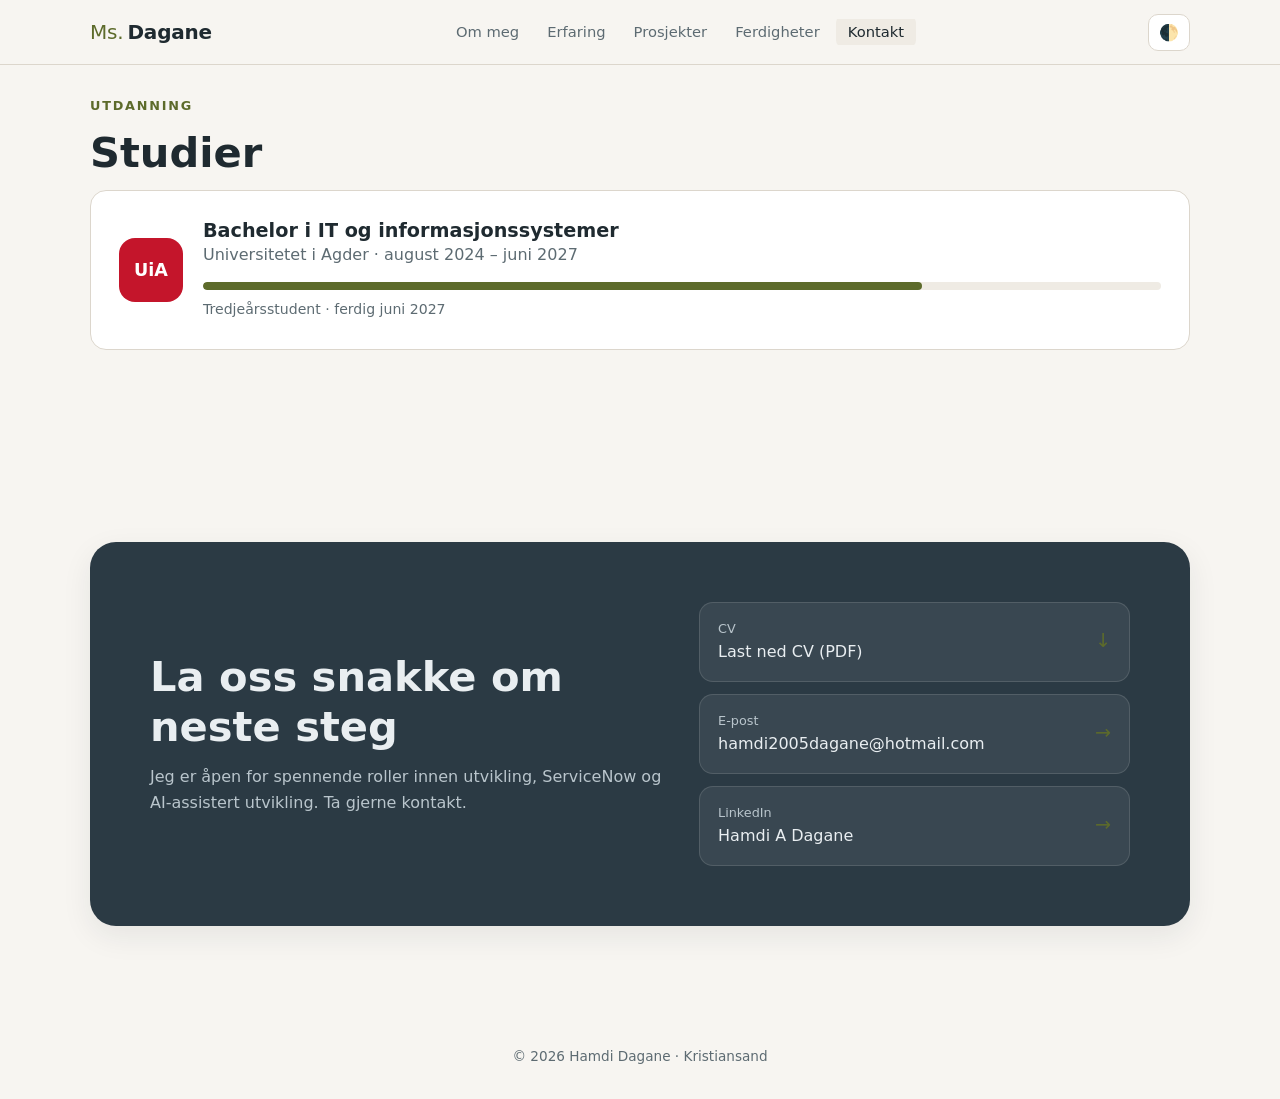
<file: kontakt.html>
<!doctype html>
<html lang="no" data-theme="dark">
<head>
<meta charset="utf-8">
<meta name="viewport" content="width=device-width, initial-scale=1">
<title>Kontakt — Hamdi Dagane</title>
<meta name="description" content="Utdanning og kontaktinformasjon for Hamdi Dagane.">
<link rel="preconnect" href="https://fonts.googleapis.com">
<link rel="preconnect" href="https://fonts.gstatic.com" crossorigin>
<link href="https://fonts.googleapis.com/css2?family=DM+Sans:wght@400;500;600;700;800&display=swap" rel="stylesheet">
<link rel="stylesheet" href="styles.css">
</head>
<body>

<nav class="nav">
  <div class="wrap">
    <a href="index.html" class="logo wordmark" aria-label="Ms. Dagane, til forsiden"><span class="ms">Ms.</span> Dagane</a>
    <ul>
      <li><a class="link" href="index.html">Om meg</a></li>
      <li><a class="link" href="erfaring.html">Erfaring</a></li>
      <li><a class="link" href="prosjekter.html">Prosjekter</a></li>
      <li><a class="link" href="ferdigheter.html">Ferdigheter</a></li>
      <li><a class="link active" href="kontakt.html">Kontakt</a></li>
      </ul>
    <button class="theme-btn" id="themeBtn" aria-label="Bytt lys/mørk modus" title="Bytt lys/mørk modus">🌓</button>
  </div>
</nav>

<main class="page-top">
<section id="utdanning">
  <div class="wrap">
    <p class="eyebrow reveal">Utdanning</p>
    <h2 class="section-title reveal">Studier</h2>
        <div class="edu reveal" id="edu">
      <div class="badge">UiA</div>
      <div>
        <h3>Bachelor i IT og informasjonssystemer</h3>
        <p>Universitetet i Agder · august 2024 – juni 2027</p>
        <div class="progress" aria-label="Studieprogresjon"><i id="eduBar" data-width="75"></i></div>
        <p style="margin-top:8px;font-size:.88rem">Tredjeårsstudent · ferdig juni 2027</p>
      </div>
    </div>
  </div>
</section>
<section id="kontakt">
  <div class="wrap">
    <div class="contact reveal">
      <div>
        <h2>La oss snakke om neste steg</h2>
        <p>Jeg er åpen for spennende roller innen utvikling, ServiceNow og AI-assistert utvikling. Ta gjerne kontakt.</p>
      </div>
      <div class="contact-links">
        <a href="cv/Hamdi-Dagane-CV-2026.pdf" download>
          <div><small>CV</small>Last ned CV (PDF)</div><span class="arrow">↓</span>
        </a>
        <a href="mailto:hamdi2005dagane@hotmail.com">
          <div><small>E-post</small>hamdi2005dagane@hotmail.com</div><span class="arrow">→</span>
        </a>
        <a href="https://www.linkedin.com/in/hamdi-a-dagane-592a52226" target="_blank" rel="noopener">
          <div><small>LinkedIn</small>Hamdi A Dagane</div><span class="arrow">→</span>
        </a>
      </div>
    </div>
  </div>
</section>
</main>

<footer>© <span id="year"></span> Hamdi Dagane · Kristiansand</footer>

<script src="main.js"></script>

</body>
</html>
</file>
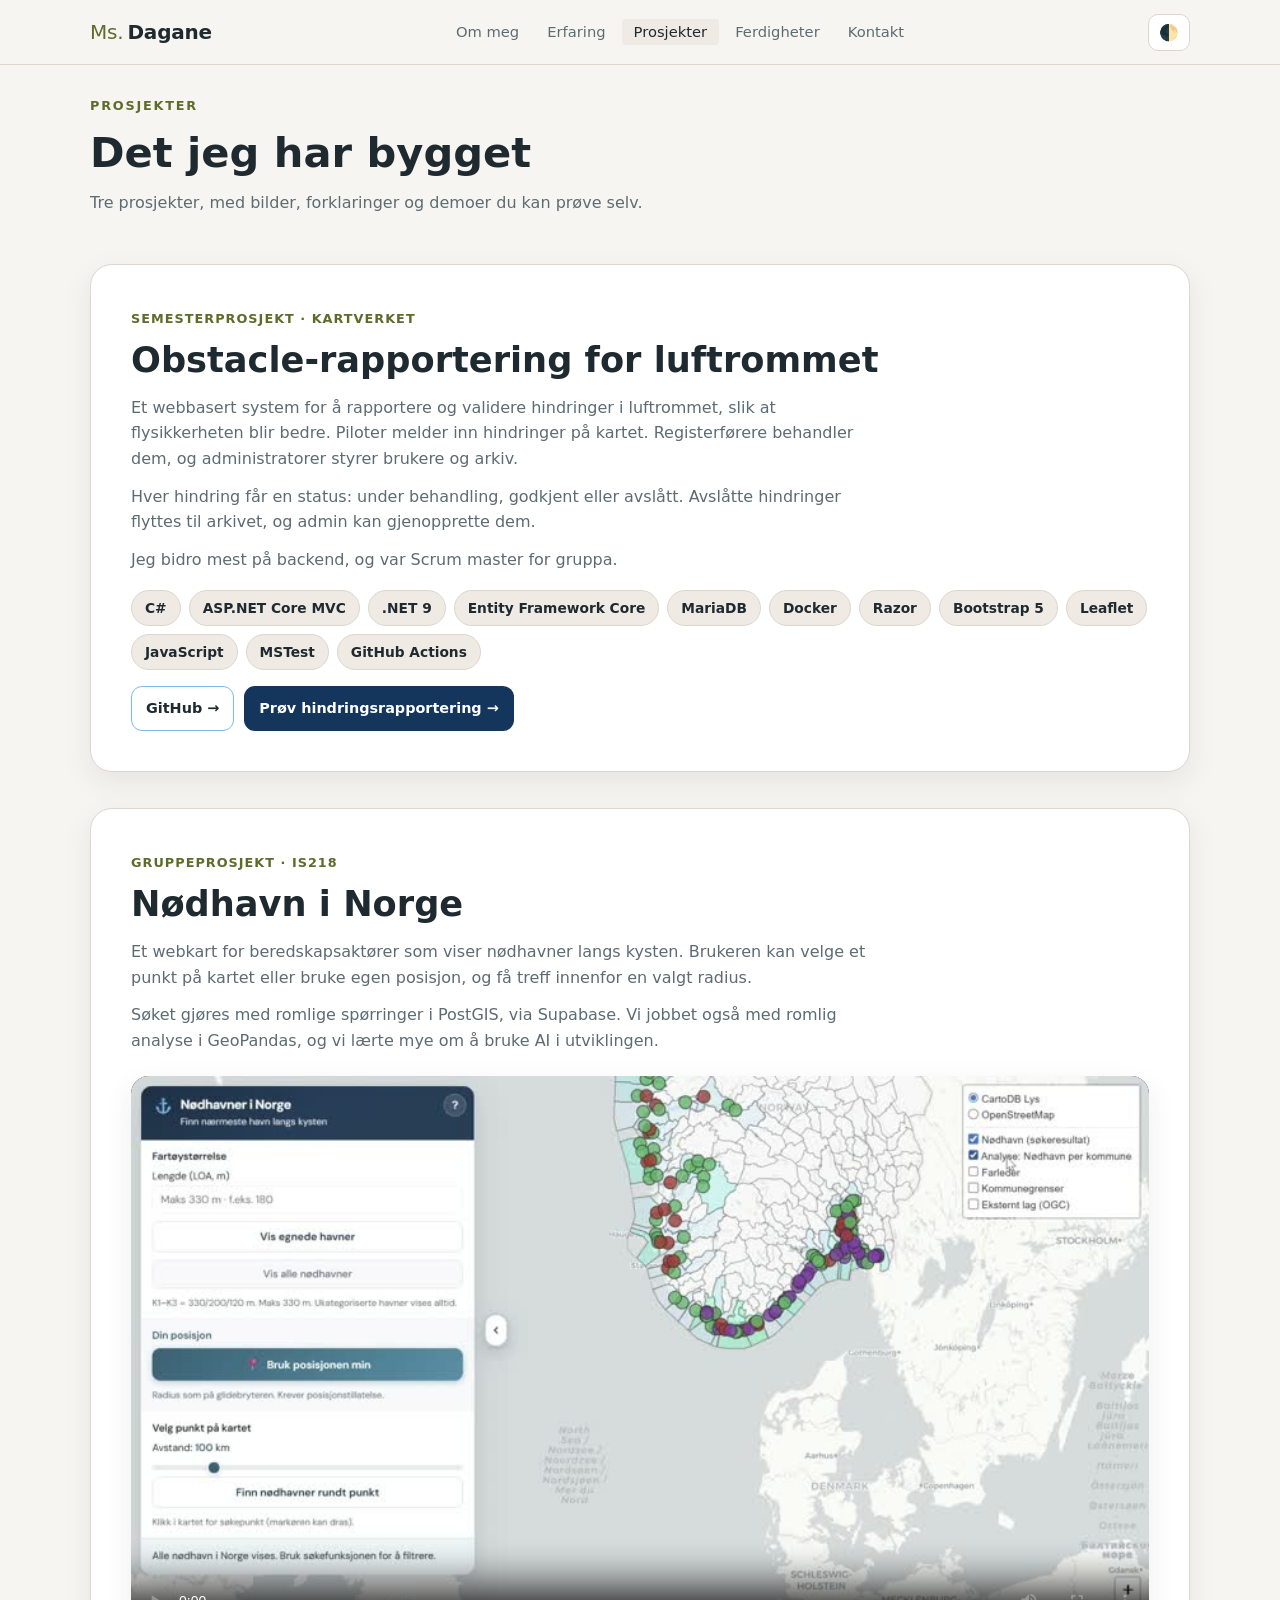
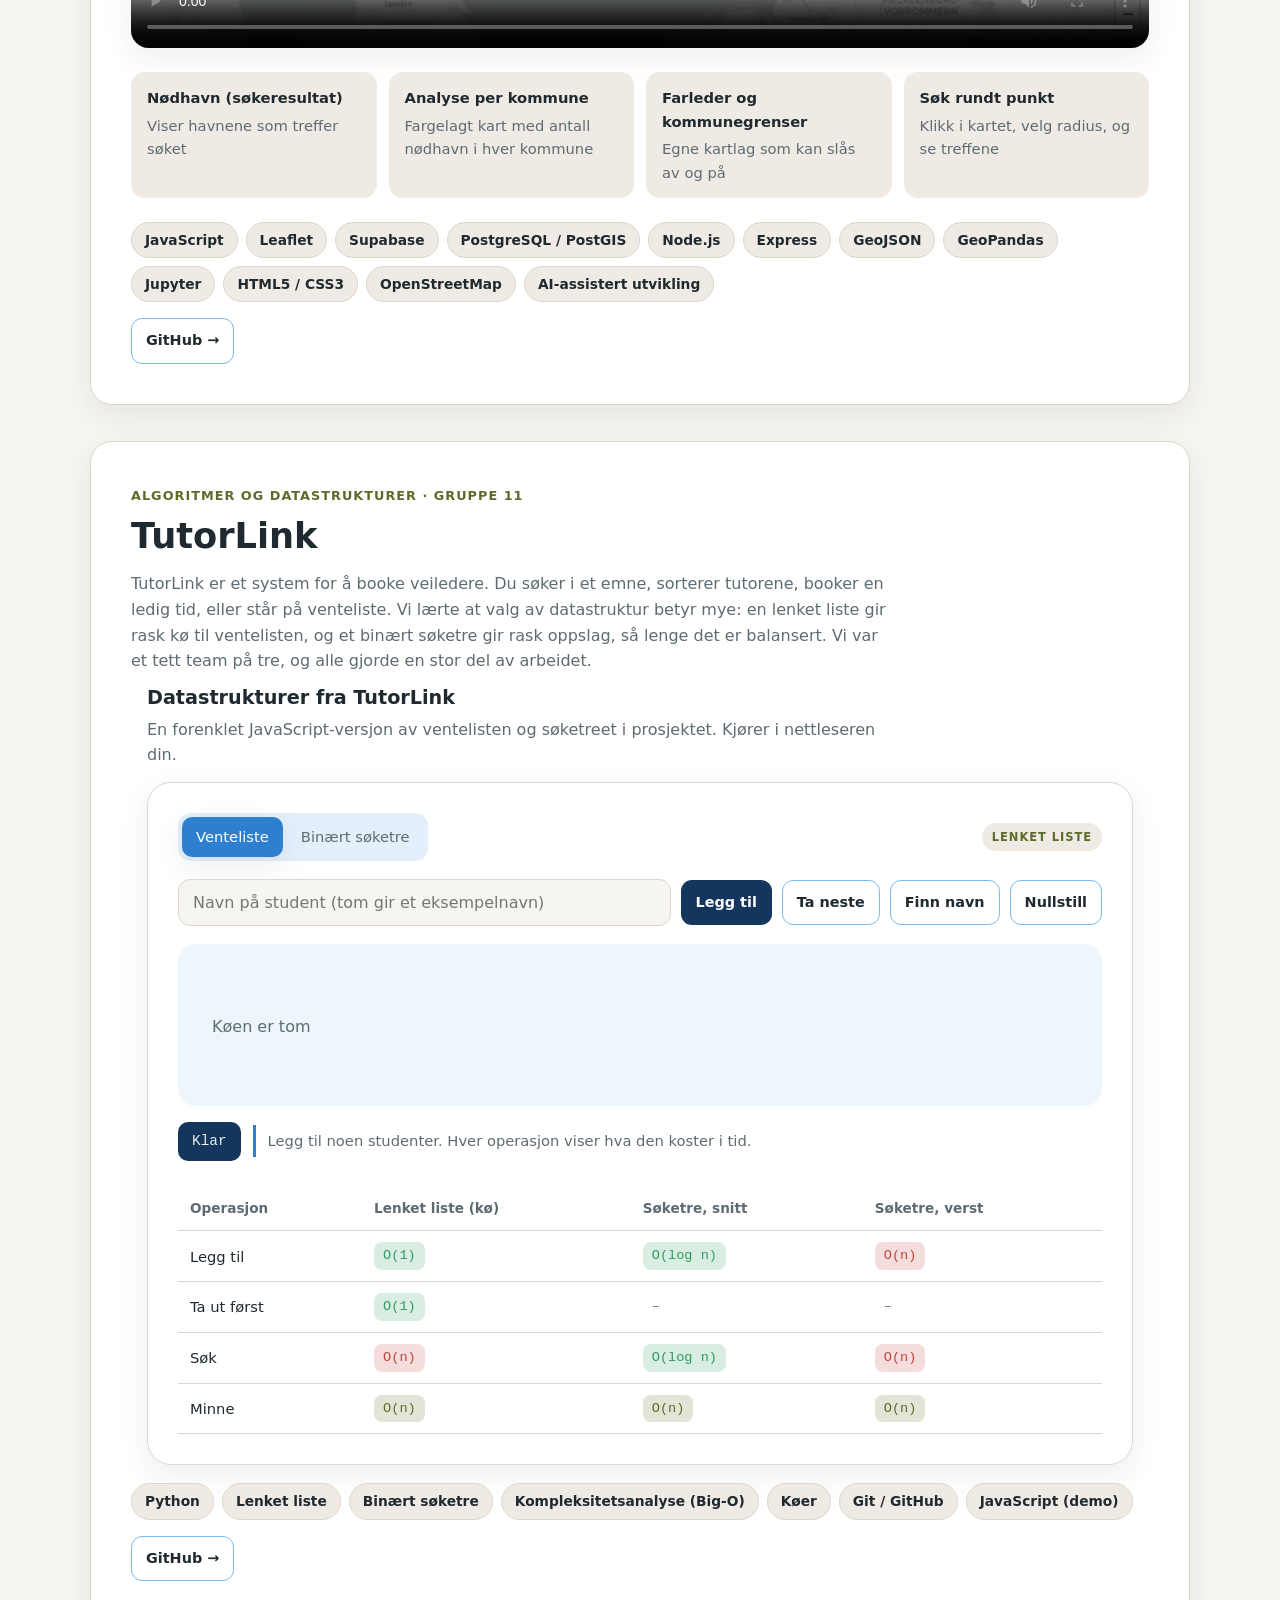
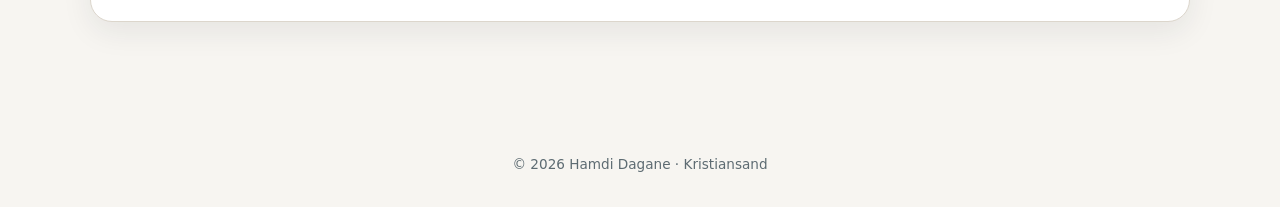
<file: prosjekter.html>
<!doctype html>
<html lang="no" data-theme="dark">
<head>
<meta charset="utf-8">
<meta name="viewport" content="width=device-width, initial-scale=1">
<title>Prosjekter — Hamdi Dagane</title>
<meta name="description" content="Prosjekter fra Kartverket, GIS, praksis og algoritmer, med demoer og lenker til GitHub.">
<link rel="preconnect" href="https://fonts.googleapis.com">
<link rel="preconnect" href="https://fonts.gstatic.com" crossorigin>
<link href="https://fonts.googleapis.com/css2?family=DM+Sans:wght@400;500;600;700;800&display=swap" rel="stylesheet">
<link rel="stylesheet" href="styles.css">
</head>
<body>

<nav class="nav">
  <div class="wrap">
    <a href="index.html" class="logo wordmark" aria-label="Ms. Dagane, til forsiden"><span class="ms">Ms.</span> Dagane</a>
    <ul>
      <li><a class="link" href="index.html">Om meg</a></li>
      <li><a class="link" href="erfaring.html">Erfaring</a></li>
      <li><a class="link active" href="prosjekter.html">Prosjekter</a></li>
      <li><a class="link" href="ferdigheter.html">Ferdigheter</a></li>
      <li><a class="link" href="kontakt.html">Kontakt</a></li>
      </ul>
    <button class="theme-btn" id="themeBtn" aria-label="Bytt lys/mørk modus" title="Bytt lys/mørk modus">🌓</button>
  </div>
</nav>
<main class="page-top">
<section id="prosjekter">
  <div class="wrap">
    <p class="eyebrow reveal">Prosjekter</p>
    <h2 class="section-title reveal">Det jeg har bygget</h2>
    <p class="section-intro reveal">Tre prosjekter, med bilder, forklaringer og demoer du kan prøve selv.</p>
    
<article class="proj reveal" id="kartverket">
  <div class="wrap-inner">
    <span class="meta">Semesterprosjekt · Kartverket</span>
    <h2>Obstacle-rapportering for luftrommet</h2>
    <p>Et webbasert system for å rapportere og validere hindringer i luftrommet, slik at flysikkerheten blir bedre. Piloter melder inn hindringer på kartet. Registerførere behandler dem, og administratorer styrer brukere og arkiv.</p>
    <p>Hver hindring får en status: under behandling, godkjent eller avslått. Avslåtte hindringer flyttes til arkivet, og admin kan gjenopprette dem.</p>
    <p>Jeg bidro mest på backend, og var Scrum master for gruppa.</p>
    <div class="pills"><span class="pill-tech">C#</span><span class="pill-tech">ASP.NET Core MVC</span><span class="pill-tech">.NET 9</span><span class="pill-tech">Entity Framework Core</span><span class="pill-tech">MariaDB</span><span class="pill-tech">Docker</span><span class="pill-tech">Razor</span><span class="pill-tech">Bootstrap 5</span><span class="pill-tech">Leaflet</span><span class="pill-tech">JavaScript</span><span class="pill-tech">MSTest</span><span class="pill-tech">GitHub Actions</span></div>
    <div class="proj-links">
      <a class="btn sm" href="https://github.com/JabirMAG/kartverket-obstacle" target="_blank" rel="noopener">GitHub →</a>
      <a class="btn sm primary" href="demo-kartverket.html">Prøv hindringsrapportering →</a>
    </div>
  </div>
</article>

    
<article class="proj reveal" id="nodhavn">
  <span class="meta">Gruppeprosjekt · IS218</span>
  <h2>Nødhavn i Norge</h2>
  <p>Et webkart for beredskapsaktører som viser nødhavner langs kysten. Brukeren kan velge et punkt på kartet eller bruke egen posisjon, og få treff innenfor en valgt radius.</p>
  <p>Søket gjøres med romlige spørringer i PostGIS, via Supabase. Vi jobbet også med romlig analyse i GeoPandas, og vi lærte mye om å bruke AI i utviklingen.</p>
  <div class="demo-wrap">
    <div class="video-frame">
        <video controls playsinline preload="metadata" poster="media/nodhavn-poster.jpg">
          <source src="media/nodhavn-demo.mp4" type="video/mp4">
          Nettleseren din støtter ikke video.
        </video>
      </div>
      <ul class="layer-list">
        <li><b>Nødhavn (søkeresultat)</b>Viser havnene som treffer søket</li>
        <li><b>Analyse per kommune</b>Fargelagt kart med antall nødhavn i hver kommune</li>
        <li><b>Farleder og kommunegrenser</b>Egne kartlag som kan slås av og på</li>
        <li><b>Søk rundt punkt</b>Klikk i kartet, velg radius, og se treffene</li>
      </ul>
  </div>
  <div class="pills"><span class="pill-tech">JavaScript</span><span class="pill-tech">Leaflet</span><span class="pill-tech">Supabase</span><span class="pill-tech">PostgreSQL / PostGIS</span><span class="pill-tech">Node.js</span><span class="pill-tech">Express</span><span class="pill-tech">GeoJSON</span><span class="pill-tech">GeoPandas</span><span class="pill-tech">Jupyter</span><span class="pill-tech">HTML5 / CSS3</span><span class="pill-tech">OpenStreetMap</span><span class="pill-tech">AI-assistert utvikling</span></div>
  <div class="proj-links">
    <a class="btn sm" href="https://github.com/FanuelHab/Geografiske-informasjonssystem-og-AI-prosjekt" target="_blank" rel="noopener">GitHub →</a>
  </div>
</article>

    
<article class="proj reveal" id="tutorlink">
  <span class="meta">Algoritmer og datastrukturer · Gruppe 11</span>
  <h2>TutorLink</h2>
  <p>TutorLink er et system for å booke veiledere. Du søker i et emne, sorterer tutorene, booker en ledig tid, eller står på venteliste. Vi lærte at valg av datastruktur betyr mye: en lenket liste gir rask kø til ventelisten, og et binært søketre gir rask oppslag, så lenge det er balansert. Vi var et tett team på tre, og alle gjorde en stor del av arbeidet.</p>
  
  <div class="wrap">
    <h3 class="demo-title reveal">Datastrukturer fra TutorLink</h3>
    <p class="demo-lead reveal">En forenklet JavaScript-versjon av ventelisten og søketreet i prosjektet. Kjører i nettleseren din.</p>

    <div class="demo-shell reveal">
      <div class="demo-head">
        <div class="seg" role="tablist" aria-label="Velg datastruktur">
          <button role="tab" aria-selected="true" aria-controls="panel-queue" data-tab="queue">Venteliste</button>
          <button role="tab" aria-selected="false" aria-controls="panel-bst" data-tab="bst">Binært søketre</button>
        </div>
        <span class="pill" id="tabPill">Lenket liste</span>
      </div>

      <div id="panel-queue" role="tabpanel">
        <div class="toolbar">
          <input id="qName" class="field" placeholder="Navn på student (tom gir et eksempelnavn)" aria-label="Navn på student">
          <button class="btn primary sm" id="qAdd">Legg til</button>
          <button class="btn sm" id="qNext">Ta neste</button>
          <button class="btn sm" id="qFind">Finn navn</button>
          <button class="btn sm" id="qReset">Nullstill</button>
        </div>
        <div class="stage">
          <div class="qtrack" id="qView" aria-live="polite"></div>
        </div>
        <div class="readout">
          <span class="bigo" id="qBigo">Klar</span>
          <div class="log" id="qLog">Legg til noen studenter. Hver operasjon viser hva den koster i tid.</div>
        </div>
      </div>

      <div id="panel-bst" role="tabpanel" hidden>
        <div class="toolbar">
          <input id="bKey" class="field" placeholder="Navn, f.eks. Mina" aria-label="Navn til søketreet">
          <button class="btn primary sm" id="bInsert">Sett inn</button>
          <button class="btn sm" id="bSearch">Søk</button>
          <button class="btn sm" id="bSorted">Sett inn sortert</button>
          <button class="btn sm" id="bReset">Nullstill</button>
        </div>
        <div class="stage">
          <div class="tree-stage" id="bView" aria-live="polite"></div>
        </div>
        <div class="readout">
          <span class="bigo" id="bBigo">Klar</span>
          <div class="log" id="bLog">Prøv «Sett inn sortert». Treet blir en kjede, og da mister vi O(log n).</div>
        </div>
      </div>

      <div class="complexity">
        <table>
          <thead>
            <tr><th>Operasjon</th><th>Lenket liste (kø)</th><th>Søketre, snitt</th><th>Søketre, verst</th></tr>
          </thead>
          <tbody>
            <tr><td>Legg til</td><td><span class="cx good">O(1)</span></td><td><span class="cx good">O(log n)</span></td><td><span class="cx bad">O(n)</span></td></tr>
            <tr><td>Ta ut først</td><td><span class="cx good">O(1)</span></td><td><span class="cx none">–</span></td><td><span class="cx none">–</span></td></tr>
            <tr><td>Søk</td><td><span class="cx bad">O(n)</span></td><td><span class="cx good">O(log n)</span></td><td><span class="cx bad">O(n)</span></td></tr>
            <tr><td>Minne</td><td><span class="cx mid">O(n)</span></td><td><span class="cx mid">O(n)</span></td><td><span class="cx mid">O(n)</span></td></tr>
          </tbody>
        </table>
      </div>
    </div>
  </div>

  <div class="pills"><span class="pill-tech">Python</span><span class="pill-tech">Lenket liste</span><span class="pill-tech">Binært søketre</span><span class="pill-tech">Kompleksitetsanalyse (Big-O)</span><span class="pill-tech">Køer</span><span class="pill-tech">Git / GitHub</span><span class="pill-tech">JavaScript (demo)</span></div>
  <div class="proj-links">
    <a class="btn sm" href="https://github.com/erzamalici/algoritms-and-data-structures-gruppe-11" target="_blank" rel="noopener">GitHub →</a>
  </div>
</article>
  </div>
</section>
</main>

<footer>© <span id="year"></span> Hamdi Dagane · Kristiansand</footer>

<script src="main.js"></script>
<script>
(() => {
  const esc = (s) => String(s).replace(/[&<>"']/g, c => ({ '&': '&amp;', '<': '&lt;', '>': '&gt;', '"': '&quot;', "'": '&#39;' }[c]));
  const $ = (s) => document.querySelector(s);

  // Tabs
  const tabs = document.querySelectorAll('[role="tab"]');
  tabs.forEach(t => t.addEventListener('click', () => {
    tabs.forEach(o => o.setAttribute('aria-selected', String(o === t)));
    const isQueue = t.dataset.tab === 'queue';
    $('#panel-queue').hidden = !isQueue;
    $('#panel-bst').hidden = isQueue;
    $('#tabPill').textContent = isQueue ? 'Lenket liste' : 'Binært søketre';
  }));

  // ---- Lenket kø (speiler LinkedList/Queue i TutorLink) ----
  class QNode { constructor(value) { this.value = value; this.next = null; } }
  class LinkedQueue {
    constructor() { this.head = null; this.tail = null; this.size = 0; }
    enqueue(value) {
      const n = new QNode(value);
      if (!this.head) { this.head = this.tail = n; } else { this.tail.next = n; this.tail = n; }
      this.size++;
    }
    dequeue() {
      if (!this.head) return null;
      const v = this.head.value;
      this.head = this.head.next;
      if (!this.head) this.tail = null;
      this.size--;
      return v;
    }
    find(name) {
      let steps = 0, cur = this.head;
      while (cur) {
        steps++;
        if (cur.value === name) return { index: steps - 1, steps };
        cur = cur.next;
      }
      return { index: -1, steps };
    }
    toArray() { const out = []; for (let c = this.head; c; c = c.next) out.push(c.value); return out; }
  }

  const q = new LinkedQueue();
  const sampleNames = ['Nora', 'Elias', 'Mina', 'Jon', 'Sara', 'Ali', 'Ingrid'];
  let sampleIndex = 0;
  const qView = $('#qView');
  const qLog = $('#qLog');
  const qBigo = $('#qBigo');

  function renderQueue(hitIndex = -1) {
    const items = q.toArray();
    if (!items.length) { qView.innerHTML = '<div class="qempty">Køen er tom</div>'; return; }
    qView.innerHTML = items.map((name, i) => {
      const hit = i === hitIndex ? ' hit' : '';
      const tags = (i === 0 ? '<span class="qtag top">FORAN</span>' : '') + (i === items.length - 1 ? '<span class="qtag bot">BAKERST</span>' : '');
      const cell = `<div class="qcell"><div class="qcard c${i % 5}${hit}">${esc(name)}${tags}</div></div>`;
      return i < items.length - 1 ? cell + '<span class="qarrow">→</span>' : cell;
    }).join('');
  }

  const setBigo = (el, op, cost) => { el.innerHTML = `${esc(op)} · <b>${esc(cost)}</b>`; };

  $('#qAdd').addEventListener('click', () => {
    let name = $('#qName').value.trim();
    if (!name) { name = sampleNames[sampleIndex++ % sampleNames.length]; }
    q.enqueue(name);
    $('#qName').value = '';
    renderQueue();
    setBigo(qBigo, 'enqueue', 'O(1)');
    qLog.innerHTML = `La til <strong>${esc(name)}</strong> bakerst. Vi har en peker til halen, så vi trenger ikke å gå gjennom køen. Køen har nå ${q.size} elementer.`;
  });

  $('#qNext').addEventListener('click', () => {
    if (!q.size) { qLog.textContent = 'Køen er tom.'; return; }
    const name = q.dequeue();
    renderQueue();
    setBigo(qBigo, 'dequeue', 'O(1)');
    qLog.innerHTML = `Tok ut <strong>${esc(name)}</strong> forrest. Vi flytter bare hode-pekeren, så det tar konstant tid.`;
  });

  $('#qFind').addEventListener('click', () => {
    const name = $('#qName').value.trim();
    if (!name) { qLog.textContent = 'Skriv et navn i feltet for å søke.'; return; }
    const r = q.find(name);
    renderQueue(r.index);
    setBigo(qBigo, 'find', 'O(n)');
    qLog.innerHTML = r.index >= 0
      ? `Fant <strong>${esc(name)}</strong> på plass ${r.index + 1} etter ${r.steps} steg. I verste fall må vi gå gjennom hele listen.`
      : `Fant ikke <strong>${esc(name)}</strong>. Vi sjekket alle ${r.steps} elementene.`;
  });

  $('#qReset').addEventListener('click', () => {
    while (q.size) q.dequeue();
    sampleIndex = 0;
    renderQueue();
    setBigo(qBigo, 'Klar', '');
    qLog.textContent = 'Køen er nullstilt.';
  });

  renderQueue();

  // ---- Binært søketre (speiler BST i TutorLink) ----
  class BSTNode { constructor(key) { this.key = key; this.left = null; this.right = null; } }
  class BST {
    constructor() { this.root = null; }
    insert(key) {
      if (!this.root) { this.root = new BSTNode(key); return 'ok'; }
      let cur = this.root;
      for (;;) {
        if (key === cur.key) return 'exists';
        const side = key < cur.key ? 'left' : 'right';
        if (!cur[side]) { cur[side] = new BSTNode(key); return 'ok'; }
        cur = cur[side];
      }
    }
    search(key) {
      const path = [];
      let cur = this.root;
      while (cur) {
        path.push(cur.key);
        if (key === cur.key) return { found: true, path };
        cur = key < cur.key ? cur.left : cur.right;
      }
      return { found: false, path };
    }
    depth() { const d = n => (n ? 1 + Math.max(d(n.left), d(n.right)) : 0); return d(this.root); }
    // Inorder gir x-posisjon, dybde gir y-posisjon
    layout() {
      const out = []; let i = 0;
      const walk = (n, depth) => {
        if (!n) return;
        walk(n.left, depth + 1);
        out.push({ key: n.key, x: i++, y: depth, left: n.left && n.left.key, right: n.right && n.right.key });
        walk(n.right, depth + 1);
      };
      walk(this.root, 0);
      return out;
    }
  }

  const tree = new BST();
  const bView = $('#bView');
  const bLog = $('#bLog');
  const bBigo = $('#bBigo');
  const GAP = 60, PAD = 28, R = 20, LEVEL = 74;
  const DEPTH_COLORS = ['#1e5fa8', '#2f7fd1', '#4fa3e8', '#7bbcf0', '#2a6fb0'];

  function renderTree(path = [], found = false) {
    const pos = tree.layout();
    if (!pos.length) { bView.innerHTML = '<div class="stage-empty">Treet er tomt. Sett inn et navn for å starte.</div>'; return; }
    const byKey = new Map(pos.map(p => [p.key, p]));
    const w = Math.max(360, pos.length * GAP + PAD * 2);
    const h = tree.depth() * LEVEL + PAD * 2;
    const X = p => PAD + p.x * GAP + GAP / 2;
    const Y = p => PAD + p.y * LEVEL + R;
    const onPath = new Set(path);
    const pathEdge = (a, b) => {
      const ia = path.indexOf(a), ib = path.indexOf(b);
      return ia >= 0 && ib >= 0 && Math.abs(ia - ib) === 1;
    };
    let svg = `<svg width="${w}" height="${h}" viewBox="0 0 ${w} ${h}" role="img" aria-label="Binært søketre">`;
    pos.forEach(p => {
      [p.left, p.right].forEach(childKey => {
        if (!childKey) return;
        const c = byKey.get(childKey);
        const on = pathEdge(p.key, childKey) ? ' class="on"' : '';
        svg += `<line${on} x1="${X(p)}" y1="${Y(p)}" x2="${X(c)}" y2="${Y(c)}"/>`;
      });
    });
    pos.forEach(p => {
      let cls = '';
      if (onPath.has(p.key)) cls = found && p.key === path[path.length - 1] ? 'found' : 'path';
      svg += `<circle class="${cls}" style="--c:${DEPTH_COLORS[p.y % DEPTH_COLORS.length]}" cx="${X(p)}" cy="${Y(p)}" r="${R}"/>`;
      svg += `<text x="${X(p)}" y="${Y(p)}">${esc(p.key)}</text>`;
    });
    svg += '</svg>';
    bView.innerHTML = svg;
  }

  $('#bInsert').addEventListener('click', () => {
    const name = $('#bKey').value.trim();
    if (!name) { bLog.textContent = 'Skriv et navn først.'; return; }
    const r = tree.insert(name);
    $('#bKey').value = '';
    renderTree();
    setBigo(bBigo, 'insert', 'O(log n) snitt');
    bLog.innerHTML = r === 'exists'
      ? `<strong>${esc(name)}</strong> finnes allerede, så verdien ble bare oppdatert.`
      : `Satte inn <strong>${esc(name)}</strong>. Treet har nå dybde ${tree.depth()}.`;
  });

  $('#bSearch').addEventListener('click', () => {
    const name = $('#bKey').value.trim();
    if (!name) { bLog.textContent = 'Skriv navnet du vil søke etter i feltet.'; return; }
    const r = tree.search(name);
    renderTree(r.path, r.found);
    setBigo(bBigo, 'search', `${r.path.length} steg`);
    bLog.innerHTML = `Søk etter <strong>${esc(name)}</strong> brukte ${r.path.length} steg. ${r.found ? 'Fant navnet.' : 'Fant ikke navnet.'} Det er O(log n) i snitt, men O(n) hvis treet er en kjede.`;
  });

  $('#bSorted').addEventListener('click', () => {
    const names = ['Ada', 'Bjørn', 'Cecilie', 'Dan', 'Eva', 'Fredrik'];
    names.forEach(n => tree.insert(n));
    renderTree();
    setBigo(bBigo, 'dybde', String(tree.depth()));
    bLog.innerHTML = `Satte inn navnene i sortert rekkefølge. Dybden er nå ${tree.depth()}, altså like mange nivåer som elementer. Treet er blitt en kjede, og søk tar O(n).`;
  });

  $('#bReset').addEventListener('click', () => {
    tree.root = null;
    renderTree();
    setBigo(bBigo, 'Klar', '');
    bLog.textContent = 'Treet er nullstilt. Prøv å sette inn navn i tilfeldig rekkefølge, og sammenlign med sortert innsetting.';
  });

  renderTree();
})();
</script>
</body>
</html>
</file>
<file: styles.css>
/* Felles stiler for alle sider i porteføljen */
:root {
    --bg: #f7f5f1;
    --surface: #ffffff;
    --surface-2: #efebe4;
    --text: #1f2a30;
    --muted: #5d6b72;
    --line: #dcd6cc;
    --accent: #5d6b2b;
    --accent-ink: #ffffff;
    --dark: #2b3a44;
    --dark-text: #e9eef1;
    --ok: #2e9c5f;
    --warn: #b7791f;
    --bad: #c2453f;
    --sea: #dbe9ed;
    --land: #fbf8f3;
    --shadow: 0 10px 30px rgba(31, 42, 48, .08);
    --radius: 16px;
  }
  :root[data-theme="dark"] {
    --bg: #161d22;
    --surface: #1f2930;
    --surface-2: #26323a;
    --text: #e9eef1;
    --muted: #9aa8b0;
    --line: #34434d;
    --accent: #b5c27a;
    --accent-ink: #1a1410;
    --dark: #0f161a;
    --dark-text: #e9eef1;
    --ok: #7ee2a6;
    --warn: #f5d27a;
    --bad: #f09a9a;
    --sea: #15242b;
    --land: #223039;
    --shadow: 0 10px 30px rgba(0, 0, 0, .35);
  }
  @media (prefers-color-scheme: dark) {
    :root:not([data-theme="light"]) {
      --bg: #161d22;
      --surface: #1f2930;
      --surface-2: #26323a;
      --text: #e9eef1;
      --muted: #9aa8b0;
      --line: #34434d;
      --accent: #b5c27a;
      --accent-ink: #1a1410;
      --dark: #0f161a;
      --dark-text: #e9eef1;
      --ok: #7ee2a6;
      --warn: #f5d27a;
      --bad: #f09a9a;
      --sea: #15242b;
      --land: #223039;
      --shadow: 0 10px 30px rgba(0, 0, 0, .35);
    }
  }

  * { box-sizing: border-box; }
  html { scroll-behavior: smooth; scroll-padding-top: 80px; }
  body {
    margin: 0;
    background: var(--bg);
    color: var(--text);
    font: 16px/1.6 system-ui, -apple-system, "Segoe UI", Roboto, sans-serif;
    -webkit-font-smoothing: antialiased;
  }
  a { color: inherit; }
  h1, h2, h3, h4 { line-height: 1.2; margin: 0; }
  p { margin: 0; }
  .wrap { width: min(1100px, 100% - 32px); margin-inline: auto; }
  section { padding: 96px 0; }
  .eyebrow {
    font-size: .8rem; letter-spacing: .14em; text-transform: uppercase;
    color: var(--accent); font-weight: 700; margin-bottom: 12px;
  }
  .section-title { font-size: clamp(1.8rem, 4vw, 2.6rem); font-weight: 800; margin-bottom: 12px; }
  .section-intro { color: var(--muted); max-width: 640px; margin-bottom: 48px; }
  .mono { font-family: ui-monospace, SFMono-Regular, Menlo, monospace; }

  /* Navigation */
  .nav {
    position: fixed; inset: 0 0 auto 0; z-index: 50;
    background: color-mix(in srgb, var(--bg) 85%, transparent);
    backdrop-filter: blur(10px);
    border-bottom: 1px solid var(--line);
  }
  .nav .wrap { display: flex; align-items: center; justify-content: space-between; height: 64px; gap: 16px; }
  .logo {
    font-weight: 800; text-decoration: none; display: grid; place-items: center;
    width: 38px; height: 38px; border-radius: 10px; background: var(--dark); color: var(--dark-text);
  }
  .nav ul { list-style: none; display: flex; gap: 4px; margin: 0; padding: 0; overflow-x: auto; }
  .nav a.link {
    text-decoration: none; padding: 8px 12px; border-radius: 8px; color: var(--muted);
    font-size: .92rem; white-space: nowrap;
  }
  .nav a.link:hover, .nav a.link.active { color: var(--text); background: var(--surface-2); }
  .theme-btn {
    border: 1px solid var(--line); background: var(--surface); color: var(--text);
    border-radius: 10px; padding: 8px 10px; cursor: pointer; font-size: 1rem; flex-shrink: 0;
  }

  /* Buttons */
  .btn {
    display: inline-flex; align-items: center; gap: 8px; padding: 12px 20px; border-radius: 12px;
    border: 1px solid var(--line); background: var(--surface); color: var(--text);
    text-decoration: none; font: inherit; font-weight: 600; cursor: pointer;
    transition: transform .2s, box-shadow .2s, opacity .2s;
  }
  .btn:hover:not(:disabled) { transform: translateY(-2px); box-shadow: var(--shadow); }
  .btn:disabled { opacity: .4; cursor: not-allowed; }
  .btn.primary { background: var(--accent); color: var(--accent-ink); border-color: transparent; }
  .btn.sm { padding: 10px 14px; font-size: .9rem; border-radius: 11px; }

  /* Hero */
  #hero { padding-top: 24px; padding-bottom: 72px; }
  .hero-grid { display: grid; grid-template-columns: 1.3fr 1fr; gap: 48px; align-items: center; }
  .hero h1 { font-size: clamp(2.6rem, 7vw, 4.6rem); font-weight: 900; letter-spacing: -.02em; }
  .role {
    margin-top: 16px; font-size: clamp(1.05rem, 2.4vw, 1.3rem); color: var(--accent); font-weight: 600;
  }
  .lead { margin-top: 20px; color: var(--muted); font-size: 1.12rem; max-width: 560px; }
  .cta { display: flex; flex-wrap: wrap; gap: 12px; margin-top: 32px; }
  .stats { display: grid; grid-template-columns: repeat(3, 1fr); gap: 12px; margin-top: 48px; }
  .stat {
    background: var(--surface); border: 1px solid var(--line); border-radius: var(--radius);
    padding: 16px; box-shadow: var(--shadow);
  }
  .stat strong { display: block; font-size: 1.9rem; font-weight: 800; color: var(--accent); }
  .stat span { font-size: .85rem; color: var(--muted); }

  .now-card {
    background: var(--dark); color: var(--dark-text); border-radius: 22px; padding: 28px;
    box-shadow: var(--shadow); position: relative; overflow: hidden;
  }
  .now-card::after {
    content: ""; position: absolute; width: 220px; height: 220px; right: -80px; top: -80px;
    background: radial-gradient(circle, var(--accent) 0%, transparent 70%); opacity: .35;
  }
  .now-card h2 { font-size: 1rem; text-transform: uppercase; letter-spacing: .12em; color: var(--accent); margin-bottom: 20px; }
  .now-item { position: relative; z-index: 1; padding: 14px 0; border-top: 1px solid rgba(255,255,255,.12); }
  .now-item:first-of-type { border-top: 0; }
  .now-item b { display: block; font-size: 1.02rem; }
  .now-item span { color: #b9c5cc; font-size: .92rem; }
  .pulse {
    display: inline-block; width: 8px; height: 8px; border-radius: 50%; background: #5fd38d;
    margin-right: 8px; box-shadow: 0 0 0 0 rgba(95,211,141,.6); animation: pulse 2s infinite;
  }
  @keyframes pulse {
    0% { box-shadow: 0 0 0 0 rgba(95,211,141,.6); }
    70% { box-shadow: 0 0 0 10px rgba(95,211,141,0); }
    100% { box-shadow: 0 0 0 0 rgba(95,211,141,0); }
  }

  /* Banner image */
  .banner { position: relative; margin-top: 64px; height: clamp(200px, 34vw, 380px); overflow: hidden; }
  .banner img { width: 100%; height: 100%; object-fit: cover; object-position: center 55%; display: block; }
  .banner::after {
    content: ""; position: absolute; inset: auto 0 0 0; height: 45%;
    background: linear-gradient(transparent, var(--bg));
  }

  /* Hero photo */
  .hero-photo {
    position: relative; border-radius: 22px; overflow: hidden; box-shadow: var(--shadow);
    aspect-ratio: 4 / 5; margin-bottom: 20px;
  }
  .hero-photo img { width: 100%; height: 100%; object-fit: cover; display: block; transition: transform .6s ease; }
  .hero-photo:hover img { transform: scale(1.04); }
  .hero-photo figcaption {
    position: absolute; left: 14px; bottom: 14px; background: rgba(15,22,26,.7); color: #fff;
    padding: 6px 12px; border-radius: 99px; font-size: .82rem; backdrop-filter: blur(6px);
  }

  /* About */
  .about-grid { display: grid; grid-template-columns: 1.4fr 1fr; gap: 48px; align-items: start; }
  .about-grid p + p { margin-top: 16px; }
  .about-grid .body { color: var(--muted); font-size: 1.05rem; }
  .about-grid .body strong { color: var(--text); }
  .highlights { display: grid; gap: 14px; }
  .highlight {
    background: var(--surface); border: 1px solid var(--line); border-radius: var(--radius);
    padding: 20px; display: flex; gap: 16px; align-items: flex-start; transition: transform .25s, border-color .25s;
  }
  .highlight:hover { transform: translateX(6px); border-color: var(--accent); }
  .highlight .ico {
    flex-shrink: 0; width: 42px; height: 42px; border-radius: 12px; display: grid; place-items: center;
    background: var(--surface-2); color: var(--accent); font-weight: 800;
  }
  .highlight h3 { font-size: 1.02rem; margin-bottom: 4px; }
  .highlight p { color: var(--muted); font-size: .94rem; }

  /* Gallery */
  .gallery { display: grid; grid-template-columns: repeat(12, 1fr); gap: 16px; }
  .shot {
    position: relative; margin: 0; border-radius: var(--radius); overflow: hidden; cursor: zoom-in;
    box-shadow: var(--shadow); border: 0; padding: 0; background: var(--surface-2);
    grid-column: span var(--span, 6); min-height: 260px;
  }
  .shot.tall { min-height: 420px; }
  .shot.wide { min-height: 300px; }
  .shot img { width: 100%; height: 100%; object-fit: cover; display: block; transition: transform .6s ease; }
  .shot:hover img { transform: scale(1.06); }
  .shot figcaption {
    position: absolute; inset: auto 0 0 0; padding: 36px 16px 14px; color: #fff; text-align: left; font-weight: 600;
    background: linear-gradient(transparent, rgba(15,22,26,.8));
  }
  .shot:focus-visible { outline: 3px solid var(--accent); outline-offset: 3px; }
  .lightbox {
    position: fixed; inset: 0; z-index: 100; background: rgba(8,12,14,.9);
    display: none; place-items: center; padding: 24px; cursor: zoom-out;
  }
  .lightbox.open { display: grid; }
  .lightbox img { max-width: 100%; max-height: 90vh; border-radius: 14px; box-shadow: 0 20px 60px rgba(0,0,0,.5); }

  /* Experience */
  .timeline { position: relative; display: grid; gap: 16px; }
  .job {
    background: var(--surface); border: 1px solid var(--line); border-radius: var(--radius);
    box-shadow: var(--shadow); overflow: hidden; transition: border-color .25s;
  }
  .job.open { border-color: var(--accent); }
  .job-head {
    all: unset; box-sizing: border-box; cursor: pointer; width: 100%;
    display: grid; grid-template-columns: 170px 1fr auto; gap: 16px; align-items: center; padding: 22px 24px;
  }
  .job-head:focus-visible { outline: 3px solid var(--accent); outline-offset: -3px; }
  .period { color: var(--accent); font-weight: 700; font-size: .92rem; }
  .period .now { display: inline-block; margin-left: 6px; font-size: .72rem; padding: 2px 8px; border-radius: 99px; background: #5fd38d33; color: #2e9c5f; }
  :root[data-theme="dark"] .period .now { color: #7ee2a6; }
  .job-title b { display: block; font-size: 1.12rem; }
  .job-title span { color: var(--muted); font-size: .95rem; }
  .chev { width: 34px; height: 34px; border-radius: 50%; display: grid; place-items: center; background: var(--surface-2); transition: transform .3s; }
  .job.open .chev { transform: rotate(180deg); }
  .job-body { display: grid; grid-template-rows: 0fr; transition: grid-template-rows .4s ease; }
  .job.open .job-body { grid-template-rows: 1fr; }
  .job-body > div { overflow: hidden; }
  .job-content { padding: 0 24px 24px; padding-left: calc(170px + 40px); color: var(--muted); }
  .job-content > p { margin-bottom: 14px; }
  .job-content ul { margin: 0; padding-left: 18px; }
  .job-content li { margin-bottom: 8px; }
  .job-tags { display: flex; flex-wrap: wrap; gap: 6px; margin-top: 14px; }
  .tag {
    font-size: .78rem; padding: 4px 10px; border-radius: 99px;
    background: var(--surface-2); color: var(--text); border: 1px solid var(--line);
  }

  /* Achievements and projects */
  .cards { display: grid; grid-template-columns: repeat(auto-fit, minmax(260px, 1fr)); gap: 20px; }
  .card {
    background: var(--surface); border: 1px solid var(--line); border-radius: var(--radius);
    padding: 26px; display: flex; flex-direction: column; gap: 10px; transition: transform .25s, box-shadow .25s;
    position: relative; overflow: hidden;
  }
  .card:hover { transform: translateY(-6px); box-shadow: var(--shadow); }
  .card::before {
    content: ""; position: absolute; inset: 0 0 auto 0; height: 4px; background: var(--accent);
    transform: scaleX(0); transform-origin: left; transition: transform .4s;
  }
  .card:hover::before { transform: scaleX(1); }
  .card .meta { font-size: .8rem; color: var(--accent); font-weight: 700; text-transform: uppercase; letter-spacing: .08em; }
  .card h3 { font-size: 1.15rem; }
  .card p { color: var(--muted); font-size: .95rem; }
  .card .status { margin-top: auto; padding-top: 8px; font-size: .85rem; color: var(--muted); }
  .card a { color: var(--accent); }
  .card .links { display: flex; flex-wrap: wrap; gap: 14px; margin-top: 4px; font-weight: 600; font-size: .92rem; }
  .card .links a { color: var(--accent); text-decoration: none; }
  .card .links a:hover { text-decoration: underline; }
  .role-note { font-size: .88rem; color: var(--text); background: var(--surface-2); border-radius: 10px; padding: 8px 12px; }

  /* Skills */
  .filters { display: flex; flex-wrap: wrap; gap: 8px; margin-bottom: 28px; }
  .filter {
    border: 1px solid var(--line); background: var(--surface); color: var(--text);
    padding: 8px 16px; border-radius: 99px; cursor: pointer; font: inherit; font-size: .92rem;
    transition: background .2s, color .2s, border-color .2s;
  }
  .filter[aria-pressed="true"] { background: var(--dark); color: var(--dark-text); border-color: var(--dark); }
  .skill-grid { display: grid; grid-template-columns: repeat(auto-fit, minmax(240px, 1fr)); gap: 20px; }
  .skill-group {
    background: var(--surface); border: 1px solid var(--line); border-radius: var(--radius);
    padding: 22px; transition: opacity .3s, transform .3s;
  }
  .skill-group.dim { opacity: .25; transform: scale(.98); }
  .skill-group h3 { font-size: 1rem; margin-bottom: 14px; display: flex; align-items: center; gap: 8px; }
  .skill-group h3::before { content: ""; width: 10px; height: 10px; border-radius: 3px; background: var(--accent); }
  .chips { display: flex; flex-wrap: wrap; gap: 8px; }
  .chip { font-size: .88rem; padding: 6px 12px; border-radius: 8px; background: var(--surface-2); color: var(--text); }
  .skill-note { margin-top: 28px; color: var(--muted); font-size: .92rem; }

  /* Education */
  .edu {
    background: var(--surface); border: 1px solid var(--line); border-radius: var(--radius);
    padding: 28px; display: grid; grid-template-columns: auto 1fr; gap: 20px; align-items: center;
  }
  .edu .badge {
    width: 64px; height: 64px; border-radius: 16px; background: #c4152b; color: #fff;
    display: grid; place-items: center; font-weight: 800; font-size: 1.1rem;
  }
  .edu h3 { font-size: 1.2rem; }
  .edu p { color: var(--muted); }
  .progress { margin-top: 14px; height: 8px; border-radius: 99px; background: var(--surface-2); overflow: hidden; }
  .progress i { display: block; height: 100%; width: 0; background: var(--accent); border-radius: 99px; transition: width 1.4s ease; }

  /* ---------- Interactive demos ---------- */
  .demo-title { font-size: 1.5rem; font-weight: 800; margin-bottom: 6px; }
  .demo-lead { color: var(--muted); max-width: 680px; margin-bottom: 24px; }
  .demo-shell {
    background: var(--surface); border: 1px solid var(--line); border-radius: 24px;
    padding: clamp(18px, 3.5vw, 30px); box-shadow: var(--shadow);
  }
  .demo-shell + .demo-shell { margin-top: 28px; }
  .demo-shell.separate { margin-top: 56px; }
  .demo-head { display: flex; justify-content: space-between; align-items: center; gap: 12px; flex-wrap: wrap; margin-bottom: 18px; }
  .pill {
    font-size: .72rem; font-weight: 700; letter-spacing: .08em; text-transform: uppercase;
    padding: 5px 10px; border-radius: 99px; background: var(--surface-2); color: var(--accent);
  }
  .seg {
    display: inline-flex; flex-wrap: wrap; gap: 4px; padding: 4px; border-radius: 13px; background: var(--surface-2);
  }
  .seg button {
    border: 0; background: transparent; color: var(--muted); font: inherit; font-size: .92rem;
    padding: 8px 14px; border-radius: 10px; cursor: pointer; transition: background .2s, color .2s;
  }
  .seg button[aria-selected="true"] { background: var(--surface); color: var(--text); box-shadow: var(--shadow); }
  .toolbar { display: flex; flex-wrap: wrap; gap: 10px; align-items: center; margin-bottom: 18px; }
  .field, .select {
    font: inherit; padding: 10px 14px; border-radius: 12px; border: 1px solid var(--line);
    background: var(--bg); color: var(--text); min-width: 0;
  }
  .field { flex: 1 1 180px; }
  .toolbar label { color: var(--muted); font-size: .88rem; }
  .stage {
    background: var(--surface-2); border-radius: 18px; padding: 22px; position: relative; overflow: hidden;
  }
  .stage-empty { color: var(--muted); font-size: .95rem; padding: 18px 4px; }
  .readout {
    margin-top: 16px; display: flex; flex-wrap: wrap; gap: 12px; align-items: center; justify-content: space-between;
  }
  .bigo {
    font-family: ui-monospace, SFMono-Regular, Menlo, monospace; font-size: .9rem;
    background: var(--dark); color: var(--dark-text); padding: 8px 14px; border-radius: 10px; min-height: 38px;
    display: inline-flex; align-items: center; gap: 8px;
  }
  .bigo b { color: var(--accent); font-weight: 700; }
  .log { color: var(--muted); font-size: .92rem; border-left: 3px solid var(--accent); padding: 4px 0 4px 12px; flex: 1 1 320px; }
  .log strong { color: var(--text); }

  /* Queue */
  .qtrack { display: flex; align-items: center; gap: 8px; overflow-x: auto; padding: 34px 8px 30px; min-height: 110px; }
  .qcell { position: relative; flex: 0 0 auto; display: flex; align-items: center; gap: 8px; }
  .qcard {
    min-width: 96px; padding: 12px 14px; border-radius: 14px; text-align: center; font-weight: 600;
    background: var(--surface); border: 1px solid var(--line); box-shadow: var(--shadow);
    animation: pop .35s ease;
  }
  .qcard.hit { background: var(--accent); color: var(--accent-ink); border-color: transparent; }
  .qcard.ring { outline: 3px solid var(--accent); outline-offset: 3px; }
  .qtag {
    position: absolute; left: 50%; transform: translateX(-50%); font-size: .66rem; font-weight: 800;
    letter-spacing: .1em; color: var(--accent); white-space: nowrap;
  }
  .qtag.top { top: -22px; }
  .qtag.bot { bottom: -22px; }
  .qarrow { color: var(--muted); font-size: 1.2rem; }
  .qempty { color: var(--muted); padding: 14px 4px; }
  @keyframes pop { from { transform: scale(.7); opacity: 0; } to { transform: none; opacity: 1; } }

  /* Tree */
  .tree-stage { overflow-x: auto; }
  .tree-stage svg { display: block; margin: 0 auto; }
  .tree-stage text { font: 700 13px system-ui, sans-serif; fill: var(--text); text-anchor: middle; dominant-baseline: middle; }
  .tree-stage line { stroke: var(--line); stroke-width: 2; }
  .tree-stage line.on { stroke: var(--accent); stroke-width: 3; }
  .tree-stage circle { fill: var(--surface); stroke: var(--muted); stroke-width: 2; transition: fill .3s, stroke .3s; }
  .tree-stage circle.path { stroke: var(--accent); fill: color-mix(in srgb, var(--accent) 22%, var(--surface)); }
  .tree-stage circle.found { fill: var(--accent); stroke: var(--accent); }
  .tree-stage circle.found + text { fill: var(--accent-ink); }
  .tree-stage .ghost { fill: none; stroke: none; }

  /* Complexity table */
  .complexity { margin-top: 26px; overflow-x: auto; }
  .complexity table { width: 100%; border-collapse: collapse; font-size: .92rem; }
  .complexity th, .complexity td { text-align: left; padding: 11px 12px; border-bottom: 1px solid var(--line); }
  .complexity th { color: var(--muted); font-weight: 600; font-size: .85rem; }
  .cx { font-family: ui-monospace, SFMono-Regular, Menlo, monospace; font-size: .85rem; padding: 3px 9px; border-radius: 8px; display: inline-block; }
  .cx.good { background: color-mix(in srgb, var(--ok) 18%, transparent); color: var(--ok); }
  .cx.mid { background: color-mix(in srgb, var(--accent) 18%, transparent); color: var(--accent); }
  .cx.bad { background: color-mix(in srgb, var(--bad) 18%, transparent); color: var(--bad); }
  .cx.none { color: var(--muted); }

  /* Video */
  .video-frame { border-radius: 18px; overflow: hidden; background: #0c1215; box-shadow: var(--shadow); }
  .video-frame video { width: 100%; display: block; }
  .layer-list { list-style: none; margin: 22px 0 0; padding: 0; display: grid; grid-template-columns: repeat(auto-fit, minmax(220px, 1fr)); gap: 12px; }
  .layer-list li { background: var(--surface-2); border-radius: 14px; padding: 14px 16px; font-size: .92rem; color: var(--muted); }
  .layer-list b { display: block; color: var(--text); margin-bottom: 4px; }

  .video-missing { padding: 60px 24px; text-align: center; color: #cdd7dd; background: #0c1215; font-size: .95rem; }
  .video-missing code { font-family: ui-monospace, SFMono-Regular, Menlo, monospace; color: var(--accent); }

  /* Hindringsrapportering: Kartverket-designet (bootstrap-stil, store knapper, tydelige statusfarger) */
  .kv {
    --kv-mint: #a8d5ba; --kv-mint-hover: #95c9a8; --kv-blue: #0d6efd; --kv-orange: #ff6b00; --kv-orange-2: #ff7a00;
    --kv-green: #00973d; --kv-red: #dc3545; --kv-pending: #ff9800; --kv-approved: #4caf50;
    --kv-ink: #212529; --kv-muted: #6c757d; --kv-line: #dee2e6; --kv-soft: #f8f9fa;
    background: #fff; color: var(--kv-ink); border-radius: 8px; border: 1px solid var(--kv-line);
    box-shadow: 0 .25rem .75rem rgba(0,0,0,.05); padding: clamp(16px, 3vw, 26px);
    font-family: -apple-system, BlinkMacSystemFont, 'Segoe UI', Roboto, 'Helvetica Neue', Arial, sans-serif;
    font-size: 16px; line-height: 1.5;
  }
  .kv-steps { display: flex; flex-wrap: wrap; gap: 10px; list-style: none; padding: 0; margin: 0 0 20px; counter-reset: s; }
  .kv-steps li { display: flex; align-items: center; gap: 8px; color: var(--kv-muted); font-weight: 600; font-size: .92rem; padding: 6px 12px 6px 6px; border-radius: 999px; background: var(--kv-soft); transition: background .2s, color .2s; }
  .kv-steps li span { width: 26px; height: 26px; border-radius: 50%; display: grid; place-items: center; background: #e9ecef; color: var(--kv-muted); font-size: .85rem; }
  .kv-steps li.done span { background: var(--kv-green); color: #fff; }
  .kv-steps li.current { background: #e7f1ff; color: var(--kv-blue); }
  .kv-steps li.current span { background: var(--kv-blue); color: #fff; }
  .kv-grid { display: grid; grid-template-columns: minmax(0, 1.5fr) minmax(0, 1fr); gap: 20px; align-items: start; }
  .kv-tools { display: flex; flex-wrap: wrap; gap: 10px; margin-bottom: 12px; }
  .kv-btn {
    font: inherit; font-weight: 700; font-size: 16px; padding: 14px 22px; min-width: 120px; border: none; border-radius: 10px;
    cursor: pointer; color: var(--kv-ink); transition: transform .15s ease, box-shadow .2s ease, background-color .2s ease;
    box-shadow: 0 6px 16px rgba(0,0,0,.08);
  }
  .kv-btn:hover:not(:disabled) { transform: translateY(-2px); }
  .kv-btn:focus-visible { outline: none; box-shadow: 0 0 0 5px rgba(13,110,253,.3); }
  .kv-btn:disabled { opacity: .45; cursor: not-allowed; }
  .kv-btn.mint { background: var(--kv-mint); }
  .kv-btn.mint:hover:not(:disabled) { background: var(--kv-mint-hover); }
  .kv-btn.mint[aria-pressed="true"] { background: var(--kv-blue); color: #fff; }
  .kv-btn.finish { background: var(--kv-blue); color: #fff; }
  .kv-btn.orange { background: linear-gradient(145deg, var(--kv-orange-2), #ff4d00); color: #fff; box-shadow: 0 6px 16px rgba(255,107,0,.35); }
  .kv-btn.green { background: var(--kv-green); color: #fff; box-shadow: 0 6px 16px rgba(0,151,61,.35); }
  .kv-btn.red { background: var(--kv-red); color: #fff; box-shadow: 0 6px 16px rgba(220,53,69,.35); }
  .kv-map { border-radius: 8px; overflow: hidden; border: 1px solid var(--kv-line); background: #e9f0f2; }
  .kv-map svg { display: block; width: 100%; height: auto; cursor: crosshair; touch-action: manipulation; }
  .kv-map svg.idle { cursor: default; }
  .kv-legend { display: flex; flex-wrap: wrap; gap: 14px; margin-top: 10px; font-size: .88rem; color: var(--kv-muted); }
  .kv-legend span { display: inline-flex; align-items: center; gap: 6px; }
  .kv-legend i { width: 12px; height: 12px; border-radius: 50%; display: inline-block; border: 2px solid #fff; box-shadow: 0 1px 3px rgba(0,0,0,.3); }
  .kv-hint { margin-top: 10px; padding: 10px 14px; background: var(--kv-soft); border-left: 4px solid var(--kv-blue); border-radius: 4px; font-size: .95rem; }
  .kv-card { background: #fff; border: 1px solid var(--kv-line); border-radius: 8px; box-shadow: 0 .25rem .75rem rgba(0,0,0,.05); padding: 18px; margin-bottom: 16px; }
  .kv-card[hidden] { display: none; }
  .kv-card-head b { display: block; font-size: 1.1rem; }
  .kv-card-head small { color: var(--kv-muted); }
  .kv-field { display: block; margin-top: 14px; font-weight: 600; font-size: .95rem; }
  .kv-field input, .kv-field textarea {
    display: block; width: 100%; margin-top: 6px; padding: 10px 12px; font: inherit; font-weight: 400;
    border: 1px solid #ced4da; border-radius: 6px; background: #fff; color: var(--kv-ink);
  }
  .kv-field input:focus, .kv-field textarea:focus { outline: none; border-color: #86b7fe; box-shadow: 0 0 0 .2rem rgba(13,110,253,.25); }
  .kv-warn { background: #fff3cd; border-left: 4px solid #ffc107; color: #856404; padding: 12px 14px; border-radius: 4px; font-size: .92rem; margin: 0 0 4px; }
  .kv-err { color: var(--kv-red); font-size: .9rem; min-height: 1.4em; margin: 10px 0 0; }
  .kv-actions { display: flex; flex-wrap: wrap; justify-content: flex-end; gap: 10px; margin-top: 16px; }
  .kv-actions .kv-btn { padding: 14px 18px; min-width: 110px; }
  .kv-note { font-size: .85rem; color: var(--kv-muted); margin: 12px 0 0; text-align: right; }
  .kv-list { list-style: none; margin: 12px 0 0; padding: 0; display: grid; gap: 8px; }
  .kv-list li { display: flex; align-items: center; justify-content: space-between; gap: 10px; padding: 10px 12px; background: var(--kv-soft); border-radius: 6px; }
  .kv-list li b { font-weight: 600; }
  .kv-list .empty { background: none; color: var(--kv-muted); padding: 4px 0; }
  .kv-badge { font-size: .78rem; font-weight: 700; padding: 3px 10px; border-radius: 999px; color: #fff; white-space: nowrap; }
  .kv-log { list-style: none; margin: 16px 0 0; padding: 0; display: grid; gap: 6px; font-size: .9rem; color: var(--kv-muted); }
  .kv-log li { padding: 8px 10px; background: var(--kv-soft); border-radius: 6px; }
  .kv-log time { font-weight: 700; color: var(--kv-blue); margin-right: 6px; font-variant-numeric: tabular-nums; }
  .kv-link { margin-top: 10px; background: none; border: none; color: var(--kv-blue); font: inherit; font-weight: 600; cursor: pointer; padding: 6px 0; }
  .kv-link:hover { text-decoration: underline; }
  @media (max-width: 860px) { .kv-grid { grid-template-columns: minmax(0, 1fr); } }

  /* Contact */
  #kontakt { padding-bottom: 120px; }
  .contact {
    background: var(--dark); color: var(--dark-text); border-radius: 26px; padding: clamp(32px, 6vw, 60px);
    display: grid; grid-template-columns: 1.2fr 1fr; gap: 32px; align-items: center; box-shadow: var(--shadow);
  }
  .contact h2 { font-size: clamp(1.8rem, 4vw, 2.6rem); }
  .contact p { color: #b9c5cc; margin-top: 12px; }
  .contact-links { display: grid; gap: 12px; }
  .contact-links a {
    text-decoration: none; background: rgba(255,255,255,.07); border: 1px solid rgba(255,255,255,.12);
    padding: 16px 18px; border-radius: 14px; display: flex; justify-content: space-between; align-items: center;
    transition: background .2s, transform .2s;
  }
  .contact-links a:hover { background: rgba(255,255,255,.14); transform: translateX(4px); }
  .contact-links small { color: #b9c5cc; display: block; font-size: .8rem; }
  .contact-links span.arrow { color: var(--accent); font-size: 1.2rem; }

  footer { text-align: center; color: var(--muted); font-size: .85rem; padding: 0 0 32px; }

  /* Reveal on scroll */
  .reveal { opacity: 0; transform: translateY(24px); transition: opacity .7s ease, transform .7s ease; }
  .reveal.in { opacity: 1; transform: none; }

  /* Responsive */
  @media (max-width: 860px) {
    .hero-grid, .about-grid, .contact { grid-template-columns: minmax(0, 1fr); }
    .hero-grid > *, .about-grid > *, .contact > * { min-width: 0; }
    .stats { grid-template-columns: repeat(3, 1fr); }
    .job-head { grid-template-columns: 1fr auto; }
    .period { grid-column: 1 / -1; }
    .job-content { padding-left: 24px; }
    .nav ul { display: none; }
    .gallery .shot { grid-column: span 12 !important; min-height: 260px; }
    .board { grid-template-columns: minmax(0, 1fr); }
  }
  @media (max-width: 520px) {
    section { padding: 72px 0; }
    #hero { padding-top: 8px; }
    .edu { grid-template-columns: 1fr; }
    .demo-shell { border-radius: 18px; }
  }

  @media (prefers-reduced-motion: reduce) {
    *, *::before, *::after { animation: none !important; transition: none !important; scroll-behavior: auto !important; }
    .reveal { opacity: 1; transform: none; }
  }

  /* ---- Flersides-oppsett ---- */
  .nav ul { display: flex; overflow-x: auto; scrollbar-width: none; max-width: 70vw; }
  .nav ul::-webkit-scrollbar { display: none; }
  .page-top { padding-top: 0; }
  .crumb { font-size: .92rem; margin-bottom: 8px; }
  .crumb a { color: var(--accent); text-decoration: none; font-weight: 600; }
  .crumb a:hover { text-decoration: underline; }
  .page-intro { padding: 120px 0 0; }
  .page-intro h1 { font-size: clamp(2.2rem, 5vw, 3.4rem); font-weight: 900; letter-spacing: -.02em; }
  .page-intro p { color: var(--muted); max-width: 640px; margin-top: 12px; font-size: 1.08rem; }
  .explore { display: grid; grid-template-columns: repeat(auto-fit, minmax(240px, 1fr)); gap: 18px; }
  .explore a {
    display: block; text-decoration: none; background: var(--surface); border: 1px solid var(--line);
    border-radius: var(--radius); padding: 24px; box-shadow: var(--shadow); transition: transform .25s, border-color .25s;
  }
  .explore a:hover { transform: translateY(-4px); border-color: var(--accent); }
  .explore b { display: block; font-size: 1.12rem; margin-bottom: 6px; }
  .explore span { color: var(--muted); font-size: .94rem; }
  .explore .go { color: var(--accent); font-weight: 700; font-size: .9rem; margin-top: 12px; display: inline-block; }
  .demo-page { padding-top: 40px; }
  @media (max-width: 860px) { .nav .wrap { height: 60px; } .nav ul { max-width: 100%; } }

  /* ---- Prosjektsiden ---- */
  .proj { background: var(--surface); border: 1px solid var(--line); border-radius: 22px; padding: clamp(24px, 4vw, 40px); box-shadow: var(--shadow); margin-bottom: 36px; }
  .proj h2 { font-size: clamp(1.6rem, 3.5vw, 2.2rem); font-weight: 800; margin: 8px 0 14px; }
  .proj h3 { font-size: 1.12rem; margin: 26px 0 8px; }
  .proj p { color: var(--muted); margin-bottom: 12px; max-width: 760px; }
  .proj ul { color: var(--muted); padding-left: 20px; margin: 0 0 12px; }
  .proj li { margin-bottom: 6px; }
  .pills { display: flex; flex-wrap: wrap; gap: 8px; margin: 18px 0 6px; }
  .pill-tech { display: inline-block; padding: 6px 13px; border-radius: 999px; background: var(--surface-2); border: 1px solid var(--line); font-size: .86rem; font-weight: 600; color: var(--text); }
  .role { background: var(--surface-2); border-left: 4px solid var(--accent); padding: 14px 18px; border-radius: 10px; color: var(--text); margin: 18px 0 4px; max-width: 760px; }
  .proj-links { display: flex; flex-wrap: wrap; gap: 10px; margin-top: 16px; }
  .proj .meta { font-size: .8rem; color: var(--accent); font-weight: 700; text-transform: uppercase; letter-spacing: .08em; }
  .proj .demo-wrap { margin: 22px 0 6px; }
  .proj #demo { padding: 0; }
  .proj .demo-title { font-size: 1.2rem; margin-top: 0; }
  .proj .demo-lead { margin-bottom: 14px; }

  /* ---- Praksisreisen ---- */
  .journey { background: var(--surface); border: 1px solid var(--line); border-radius: 22px; padding: clamp(22px, 4vw, 36px); box-shadow: var(--shadow); }
  .track { position: relative; height: 14px; border-radius: 99px; background: var(--surface-2); margin: 34px 0 10px; }
  .track .fill { position: absolute; left: 0; top: 0; bottom: 0; width: 0; border-radius: 99px; background: var(--accent); transition: width 1.4s ease; }
  .track .today { position: absolute; top: 50%; width: 22px; height: 22px; margin: -11px 0 0 -11px; border-radius: 50%; background: var(--surface); border: 4px solid var(--accent); transition: left 1.4s ease; }
  .track .today span { position: absolute; top: -30px; left: 50%; transform: translateX(-50%); font-size: .78rem; font-weight: 700; color: var(--accent); white-space: nowrap; }
  .milestones { display: flex; justify-content: space-between; gap: 16px; flex-wrap: wrap; margin-bottom: 24px; }
  .milestones div { max-width: 46%; }
  .milestones div.end { text-align: right; margin-left: auto; }
  .milestones b { display: block; color: var(--accent); }
  .milestones span { color: var(--muted); font-size: .94rem; }

  /* TutorLink-demo i blå toner */
  .proj .qcard { background: var(--surface); border: 1px solid #b9d6ef; border-top: 4px solid var(--c, #2f7fd1); color: var(--text); }
  .proj .qcard.c0 { --c: #1e5fa8; }
  .proj .qcard.c1 { --c: #2f7fd1; }
  .proj .qcard.c2 { --c: #4fa3e8; }
  .proj .qcard.c3 { --c: #7bbcf0; }
  .proj .qcard.c4 { --c: #2a6fb0; }
  .proj .qcard.hit { background: #2f7fd1; color: #ffffff; border-color: #2f7fd1; }
  .proj .qarrow { color: #7bbcf0; }
  .proj .stage { background: #eef6fd; }
  .proj .seg { background: #e3f0fb; }
  .proj .seg button[aria-selected="true"] { background: #2f7fd1; color: #ffffff; }
  .proj .btn.primary { background: #14365c; color: #ffffff; }
  .proj .btn.sm:not(.primary) { border-color: #7bbcf0; }
  .proj .tree-stage line { stroke: #7bbcf0; stroke-opacity: 1; }
  .proj .tree-stage line.on { stroke: #1e5fa8; stroke-width: 3; }
  .proj .tree-stage circle { fill: #ffffff; stroke: var(--c, #2f7fd1); stroke-width: 3; }
  .proj .tree-stage circle.path { fill: #d6e9f9; }
  .proj .tree-stage circle.found { fill: #1e5fa8; stroke: #1e5fa8; }
  .proj .tree-stage text { fill: #14365c; }
  .proj .tree-stage circle.found + text { fill: #ffffff; }
  .proj .bigo { background: #14365c; }
  .proj .bigo b { color: #9fd0f5; }
  .proj .log { border-left: 3px solid #2f7fd1; }

  /* ---- Ms. Dagane: logo og collage-banner ---- */
  .wordmark { width: auto; height: auto; background: none; color: var(--text); padding: 0; font-size: 1.25rem; font-weight: 800; letter-spacing: -.01em; display: inline-flex; align-items: baseline; gap: 4px; }
  .wordmark .ms { font-weight: 300; color: var(--accent); }
  .banner.collage { position: relative; margin-top: 64px; height: clamp(280px, 42vw, 440px); overflow: visible; border-bottom: 1px solid var(--line); }
  .banner.collage::after { display: none; }
  .banner.collage .bg { position: absolute; inset: 0; width: 100%; height: 100%; object-fit: cover; object-position: center 55%; display: block; border-radius: 0; }
  .banner.collage .portrait { position: absolute; right: max(16px, 10%); bottom: -56px; width: clamp(170px, 24vw, 250px); aspect-ratio: 4 / 5; margin: 0; border-radius: 24px; overflow: hidden; border: 6px solid var(--bg); box-shadow: var(--shadow); }
  .banner.collage .portrait img { width: 100%; height: 100%; object-fit: cover; object-position: 50% 25%; display: block; }
  @media (max-width: 520px) { .banner.collage .portrait { right: 16px; bottom: -40px; } .wordmark { font-size: 1.1rem; } }

  /* ---- Erfaring og prestasjoner: mosaikk ---- */
  .bento { display: grid; grid-template-columns: repeat(3, minmax(0, 1fr)); gap: 18px; }
  .bento > * { min-width: 0; }
  .b-wide { grid-column: span 2; }
  .b-full { grid-column: span 3; }
  .pic { position: relative; min-height: 240px; border: 0; padding: 0; border-radius: 18px; overflow: hidden; cursor: zoom-in; background: var(--surface-2); box-shadow: var(--shadow); }
  .pic img { position: absolute; inset: 0; width: 100%; height: 100%; object-fit: cover; transition: transform .6s ease; }
  .pic:hover img { transform: scale(1.05); }
  .pic figcaption { position: absolute; left: 0; right: 0; bottom: 0; padding: 12px 16px; color: #fff; font-weight: 600; font-size: .95rem; background: rgba(15, 22, 26, .72); }
  .pic:focus-visible { outline: 3px solid var(--accent); outline-offset: 3px; }
  .bcard { background: var(--surface); border: 1px solid var(--line); border-radius: 18px; padding: 24px; box-shadow: var(--shadow); display: flex; flex-direction: column; gap: 8px; }
  .bcard h3 { font-size: 1.12rem; }
  .bcard p { color: var(--muted); font-size: .95rem; }
  .bcard .meta { font-size: .78rem; color: var(--accent); font-weight: 700; text-transform: uppercase; letter-spacing: .08em; }
  .kurs { display: grid; grid-template-columns: repeat(2, minmax(0, 1fr)); gap: 18px; margin-top: 6px; }
  .kurs div { background: var(--surface-2); border-radius: 12px; padding: 16px; display: flex; flex-direction: column; gap: 6px; }
  .kurs b { font-size: .98rem; }
  .kurs span { color: var(--muted); font-size: .92rem; }
  .kurs a { color: var(--accent); font-weight: 600; font-size: .9rem; }
  .job-img { display: block; width: 100%; max-height: 240px; object-fit: cover; border-radius: 14px; margin-bottom: 14px; }
  @media (max-width: 860px) {
    .bento { grid-template-columns: minmax(0, 1fr); }
    .b-wide, .b-full { grid-column: span 1; }
    .kurs { grid-template-columns: minmax(0, 1fr); }
  }

  /* ---- Fullførte kurs ---- */
  .kurs-card { padding: 26px; }
  .kurs-card .kurs { grid-template-columns: repeat(2, minmax(0, 1fr)); gap: 16px; margin-top: 14px; }
  .kurs-item { position: relative; background: var(--surface-2); border: 1px solid var(--line); border-radius: 14px; padding: 20px 20px 18px 24px; display: flex; flex-direction: column; gap: 6px; overflow: hidden; }
  .kurs-item::before { content: ""; position: absolute; left: 0; top: 0; bottom: 0; width: 4px; background: var(--line); }
  .kurs-item:first-child::before { background: var(--accent); }
  .kurs-item b { font-size: 1rem; line-height: 1.35; margin-top: 6px; }
  .kurs-item > span:not(.kurs-tag) { color: var(--muted); font-size: .92rem; }
  .kurs-item a { color: var(--accent); font-weight: 700; font-size: .92rem; margin-top: 4px; text-decoration: none; align-self: flex-start; }
  .kurs-item a:hover { text-decoration: underline; }
  .kurs-tag { align-self: flex-start; font-size: .72rem; font-weight: 800; letter-spacing: .06em; text-transform: uppercase; padding: 4px 10px; border-radius: 999px; background: var(--surface); color: var(--muted); border: 1px solid var(--line); }
  .kurs-tag.verified { background: color-mix(in srgb, var(--accent) 18%, var(--surface)); color: var(--accent); border-color: transparent; }
  @media (max-width: 860px) { .kurs-card .kurs { grid-template-columns: minmax(0, 1fr); } }

  /* ---- Mobil: kompaktere mellomrom ---- */
  @media (max-width: 520px) {
    section { padding: 48px 0; }
    .page-top > section { padding: 36px 0; }
    .page-top > section:first-child { padding-top: 96px; }
    .section-intro { margin-bottom: 28px; }
    .bento { gap: 14px; }
    .pic { min-height: 200px; }
    .bcard { padding: 20px; }
    .kurs-item { padding: 16px 16px 14px 20px; }
    .proj { padding: 22px; margin-bottom: 24px; }
    .stat { padding: 12px; }
  }

  .banner.collage .bg { transition: transform .5s ease-out; will-change: transform; transform-origin: center; }

  /* ---- Tilgjengelighet: tydelige fokusmarkeringer for tastatur ---- */
  a:focus-visible, button:focus-visible, input:focus-visible, textarea:focus-visible, select:focus-visible {
    outline: 3px solid var(--accent); outline-offset: 3px;
  }

  /* Luft mellom video og kortene under */
  .proj .layer-list { margin: 24px 0 0; padding: 0; }
</file>
